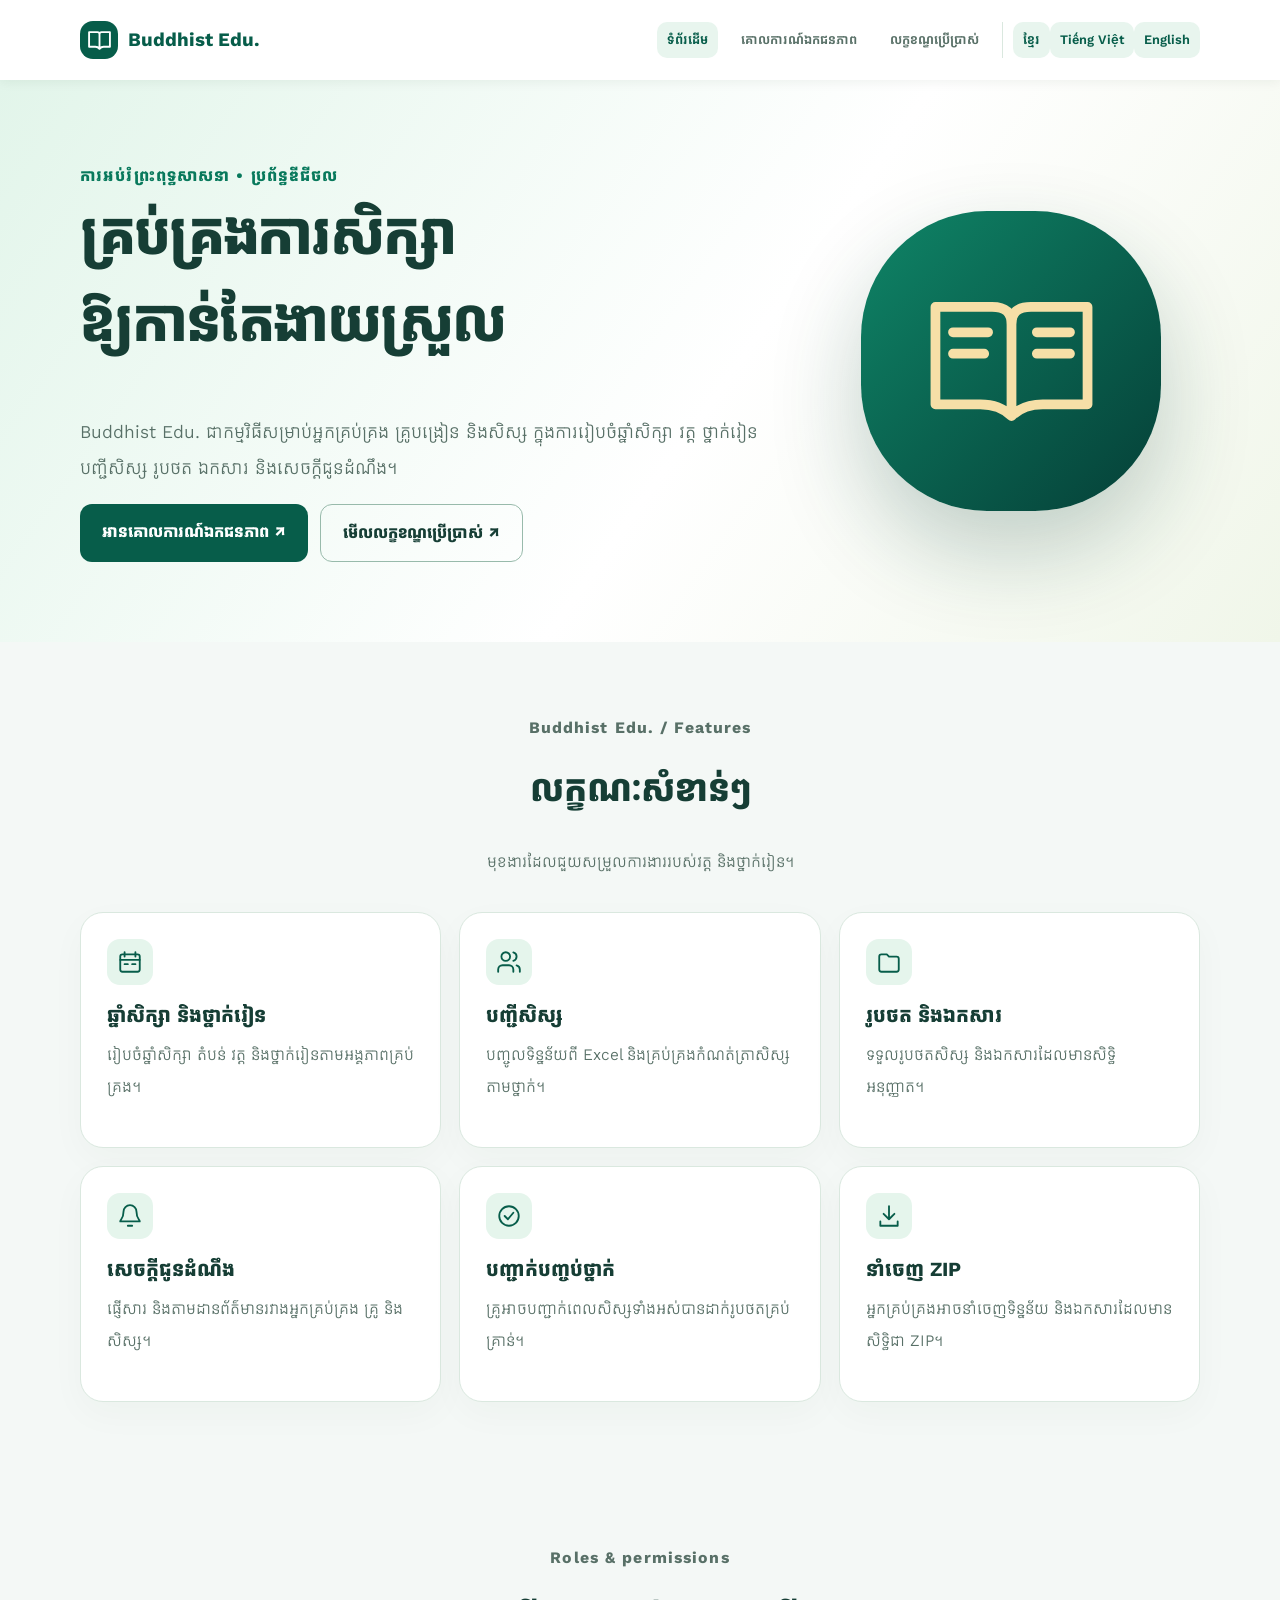
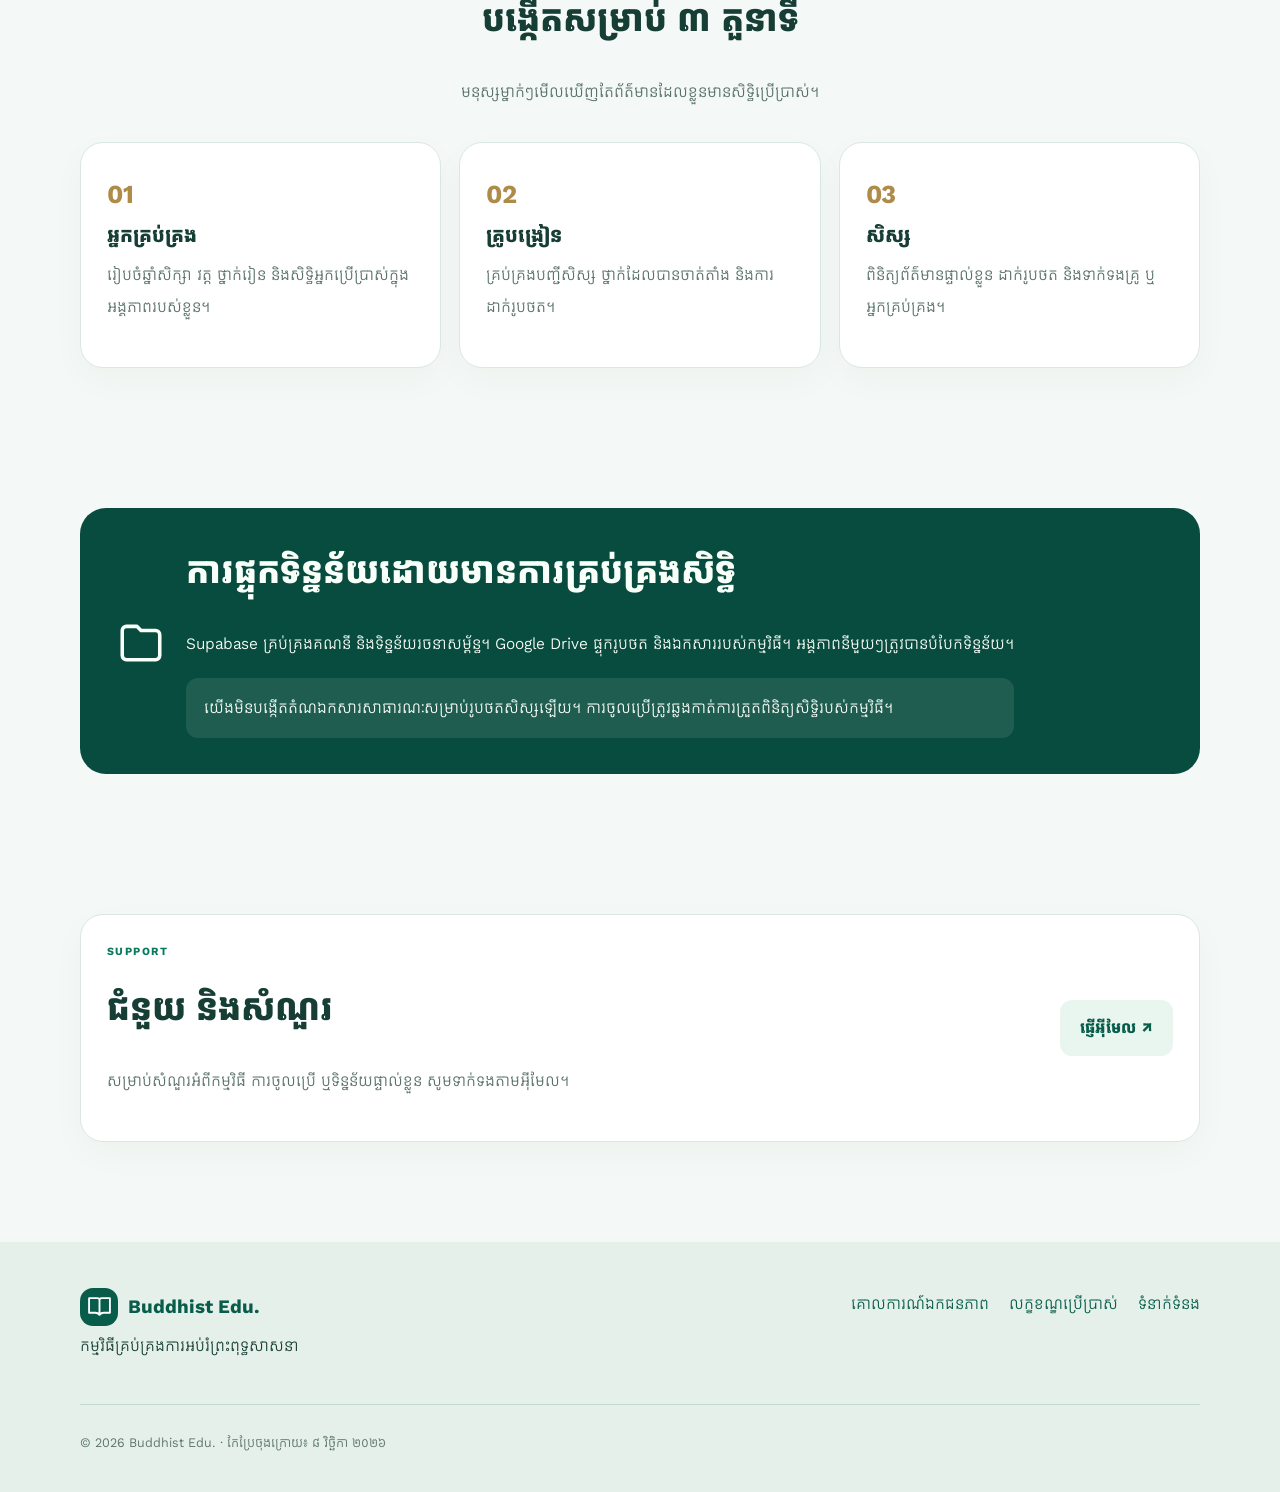
<file: buddhist-edu/index.html>
<!doctype html>
<html lang="km">
<head>
  <meta charset="utf-8">
  <meta name="viewport" content="width=device-width, initial-scale=1">
  <meta name="description" content="Buddhist Edu. ជាកម្មវិធីសម្រាប់អ្នកគ្រប់គ្រង គ្រូបង្រៀន និងសិស្ស ក្នុងការរៀបចំឆ្នាំសិក្សា វត្ត ថ្នាក់រៀន បញ្ជីសិស្ស រូបថត ឯកសារ និងសេចក្តីជូនដំណឹង។">
  <meta name="theme-color" content="#0d5648">
  <meta name="referrer" content="strict-origin-when-cross-origin">
  <title>Buddhist Education Management · Buddhist Edu.</title>
  <link rel="icon" type="image/svg+xml" href="assets/favicon.svg">
  <link rel="stylesheet" href="assets/style.css">
</head>
<body lang="km">
  <a class="skip" href="#main">Skip to content</a>
  <header class="top"><div class="wrap top-row">
    <a class="brand" href="index.html"><span class="mark"><svg xmlns="http://www.w3.org/2000/svg" viewBox="0 0 24 24" fill="none" stroke="currentColor" stroke-width="1.8" stroke-linejoin="round" stroke-linecap="round" aria-hidden="true"><path d="M2 4h8a2 2 0 0 1 2 2v14a5 5 0 0 0-4-2H2zM22 4h-8a2 2 0 0 0-2 2v14a5 5 0 0 1 4-2h6z"/></svg></span> Buddhist Edu.</a>
    <nav class="nav" aria-label="Main navigation"><a href="index.html" class=active aria-current=page>ទំព័រដើម</a><a href="privacy.html" >គោលការណ៍ឯកជនភាព</a><a href="terms.html" >លក្ខខណ្ឌប្រើប្រាស់</a><span class="lang" aria-label="Language"><a href="index.html" lang="km" aria-current="true">ខ្មែរ</a><a href="vi/index.html" lang="vi" aria-current="false">Tiếng Việt</a><a href="en/index.html" lang="en" aria-current="false">English</a></span></nav>
  </div></header>
  <main id="main"><section class="hero"><div class="wrap"><div class="hero-wrap"><div class="hero-content"><div class="eyebrow">ការអប់រំព្រះពុទ្ធសាសនា • ប្រព័ន្ធឌីជីថល</div><h1><span>គ្រប់គ្រងការសិក្សា<br>ឱ្យកាន់តែងាយស្រួល</span></h1><p>Buddhist Edu. ជាកម្មវិធីសម្រាប់អ្នកគ្រប់គ្រង គ្រូបង្រៀន និងសិស្ស ក្នុងការរៀបចំឆ្នាំសិក្សា វត្ត ថ្នាក់រៀន បញ្ជីសិស្ស រូបថត ឯកសារ និងសេចក្តីជូនដំណឹង។</p><div class="cta"><a class="btn btn-primary" href="privacy.html">អានគោលការណ៍ឯកជនភាព ↗</a><a class="btn btn-secondary" href="terms.html">មើលលក្ខខណ្ឌប្រើប្រាស់ ↗</a></div></div><div class="hero-art"><div class="orb"><svg xmlns="http://www.w3.org/2000/svg" viewBox="0 0 100 100" fill="none" stroke="currentColor" stroke-width="5" stroke-linejoin="round" stroke-linecap="round"><path d="M11 22h29c7 0 10 3 10 9v47c-4-4-9-6-16-6H11zM89 22H60c-7 0-10 3-10 9v47c4-4 9-6 16-6h23z"/><path d="M20 35h18m-18 11h16m27-11h17m-17 11h17"/></svg></div></div></div></div></section>
  <section class="section"><div class="wrap"><div class="section-head"><p class="kicker">Buddhist Edu. / Features</p><h2>លក្ខណៈសំខាន់ៗ</h2><p>មុខងារដែលជួយសម្រួលការងាររបស់វត្ត និងថ្នាក់រៀន។</p></div><div class="feature-grid"><article class="feature"><div class="feature-icon"><svg xmlns="http://www.w3.org/2000/svg" viewBox="0 0 24 24" fill="none" stroke="currentColor" stroke-width="1.7" stroke-linecap="round" stroke-linejoin="round" aria-hidden="true"><rect x="3" y="5" width="18" height="16" rx="2"/><path d="M7 3v4M17 3v4M3 10h18M7 14h3M14 14h3"/></svg></div><h3>ឆ្នាំសិក្សា និងថ្នាក់រៀន</h3><p>រៀបចំឆ្នាំសិក្សា តំបន់ វត្ត និងថ្នាក់រៀនតាមអង្គភាពគ្រប់គ្រង។</p></article><article class="feature"><div class="feature-icon"><svg xmlns="http://www.w3.org/2000/svg" viewBox="0 0 24 24" fill="none" stroke="currentColor" stroke-width="1.7" stroke-linecap="round" stroke-linejoin="round" aria-hidden="true"><path d="M16 21v-2a4 4 0 0 0-4-4H6a4 4 0 0 0-4 4v2M9 11a4 4 0 1 0 0-8 4 4 0 0 0 0 8ZM22 21v-2a4 4 0 0 0-3-3.87M16 3.13a4 4 0 0 1 0 7.75"/></svg></div><h3>បញ្ជីសិស្ស</h3><p>បញ្ចូលទិន្នន័យពី Excel និងគ្រប់គ្រងកំណត់ត្រាសិស្សតាមថ្នាក់។</p></article><article class="feature"><div class="feature-icon"><svg xmlns="http://www.w3.org/2000/svg" viewBox="0 0 24 24" fill="none" stroke="currentColor" stroke-width="1.7" stroke-linecap="round" stroke-linejoin="round" aria-hidden="true"><path d="M3 7a2 2 0 0 1 2-2h5l2 2h7a2 2 0 0 1 2 2v10a2 2 0 0 1-2 2H5a2 2 0 0 1-2-2z"/></svg></div><h3>រូបថត និងឯកសារ</h3><p>ទទួលរូបថតសិស្ស និងឯកសារដែលមានសិទ្ធិអនុញ្ញាត។</p></article><article class="feature"><div class="feature-icon"><svg xmlns="http://www.w3.org/2000/svg" viewBox="0 0 24 24" fill="none" stroke="currentColor" stroke-width="1.7" stroke-linecap="round" stroke-linejoin="round" aria-hidden="true"><path d="M18 8a6 6 0 0 0-12 0c0 7-3 7-3 9h18c0-2-3-2-3-9M10 21h4"/></svg></div><h3>សេចក្តីជូនដំណឹង</h3><p>ផ្ញើសារ និងតាមដានព័ត៌មានរវាងអ្នកគ្រប់គ្រង គ្រូ និងសិស្ស។</p></article><article class="feature"><div class="feature-icon"><svg xmlns="http://www.w3.org/2000/svg" viewBox="0 0 24 24" fill="none" stroke="currentColor" stroke-width="1.7" stroke-linecap="round" stroke-linejoin="round" aria-hidden="true"><circle cx="12" cy="12" r="9"/><path d="m8 12 3 3 5-6"/></svg></div><h3>បញ្ជាក់បញ្ចប់ថ្នាក់</h3><p>គ្រូអាចបញ្ជាក់ពេលសិស្សទាំងអស់បានដាក់រូបថតគ្រប់គ្រាន់។</p></article><article class="feature"><div class="feature-icon"><svg xmlns="http://www.w3.org/2000/svg" viewBox="0 0 24 24" fill="none" stroke="currentColor" stroke-width="1.7" stroke-linecap="round" stroke-linejoin="round" aria-hidden="true"><path d="M12 3v12m-5-5 5 5 5-5M4 17v4h16v-4"/></svg></div><h3>នាំចេញ ZIP</h3><p>អ្នកគ្រប់គ្រងអាចនាំចេញទិន្នន័យ និងឯកសារដែលមានសិទ្ធិជា ZIP។</p></article></div></div></section>
  <section class="section"><div class="wrap"><div class="section-head"><p class="kicker">Roles & permissions</p><h2>បង្កើតសម្រាប់ ៣ តួនាទី</h2><p>មនុស្សម្នាក់ៗមើលឃើញតែព័ត៌មានដែលខ្លួនមានសិទ្ធិប្រើប្រាស់។</p></div><div class="roles"><article class="role"><div class="role-num">01</div><div><h3>អ្នកគ្រប់គ្រង</h3><p>រៀបចំឆ្នាំសិក្សា វត្ត ថ្នាក់រៀន និងសិទ្ធិអ្នកប្រើប្រាស់ក្នុងអង្គភាពរបស់ខ្លួន។</p></div></article><article class="role"><div class="role-num">02</div><div><h3>គ្រូបង្រៀន</h3><p>គ្រប់គ្រងបញ្ជីសិស្ស ថ្នាក់ដែលបានចាត់តាំង និងការដាក់រូបថត។</p></div></article><article class="role"><div class="role-num">03</div><div><h3>សិស្ស</h3><p>ពិនិត្យព័ត៌មានផ្ទាល់ខ្លួន ដាក់រូបថត និងទាក់ទងគ្រូ ឬអ្នកគ្រប់គ្រង។</p></div></article></div></div></section>
  <section class="section"><div class="wrap"><div class="privacy-band"><svg xmlns="http://www.w3.org/2000/svg" viewBox="0 0 24 24" fill="none" stroke="currentColor" stroke-width="1.7" stroke-linecap="round" stroke-linejoin="round" aria-hidden="true"><path d="M3 7a2 2 0 0 1 2-2h5l2 2h7a2 2 0 0 1 2 2v10a2 2 0 0 1-2 2H5a2 2 0 0 1-2-2z"/></svg><div><h2>ការផ្ទុកទិន្នន័យដោយមានការគ្រប់គ្រងសិទ្ធិ</h2><p>Supabase គ្រប់គ្រងគណនី និងទិន្នន័យរចនាសម្ព័ន្ធ។ Google Drive ផ្ទុករូបថត និងឯកសាររបស់កម្មវិធី។ អង្គភាពនីមួយៗត្រូវបានបំបែកទិន្នន័យ។</p><div class="note">យើងមិនបង្កើតតំណឯកសារសាធារណៈសម្រាប់រូបថតសិស្សឡើយ។ ការចូលប្រើត្រូវឆ្លងកាត់ការត្រួតពិនិត្យសិទ្ធិរបស់កម្មវិធី។</div></div></div></div></section>
  <section class="section"><div class="wrap"><div class="contact-panel"><div><p class="kicker" style="font-size:11px;font-weight:800;text-transform:uppercase;letter-spacing:.13em;color:var(--link)">Support</p><h2>ជំនួយ និងសំណួរ</h2><p>សម្រាប់សំណួរអំពីកម្មវិធី ការចូលប្រើ ឬទិន្នន័យផ្ទាល់ខ្លួន សូមទាក់ទងតាមអ៊ីមែល។</p></div><a class="contact-link" href="mailto:watompangsane84@gmail.com">ផ្ញើអ៊ីមែល ↗</a></div></div></section></main>
  <footer class="footer"><div class="wrap">
    <div class="footer-grid"><div><a class="brand" href="index.html"><span class="mark"><svg xmlns="http://www.w3.org/2000/svg" viewBox="0 0 24 24" fill="none" stroke="currentColor" stroke-width="1.8" stroke-linejoin="round" stroke-linecap="round" aria-hidden="true"><path d="M2 4h8a2 2 0 0 1 2 2v14a5 5 0 0 0-4-2H2zM22 4h-8a2 2 0 0 0-2 2v14a5 5 0 0 1 4-2h6z"/></svg></span>Buddhist Edu.</a><p>កម្មវិធីគ្រប់គ្រងការអប់រំព្រះពុទ្ធសាសនា</p></div>
    <nav aria-label="Footer links"><a href="privacy.html">គោលការណ៍ឯកជនភាព</a><a href="terms.html">លក្ខខណ្ឌប្រើប្រាស់</a><a href="mailto:watompangsane84@gmail.com">ទំនាក់ទំនង</a></nav></div>
    <p class="foot-lower">© 2026 Buddhist Edu. · កែប្រែចុងក្រោយ៖ ៨ វិច្ឆិកា ២០២៦</p>
  </div></footer>
</body></html>
</file>
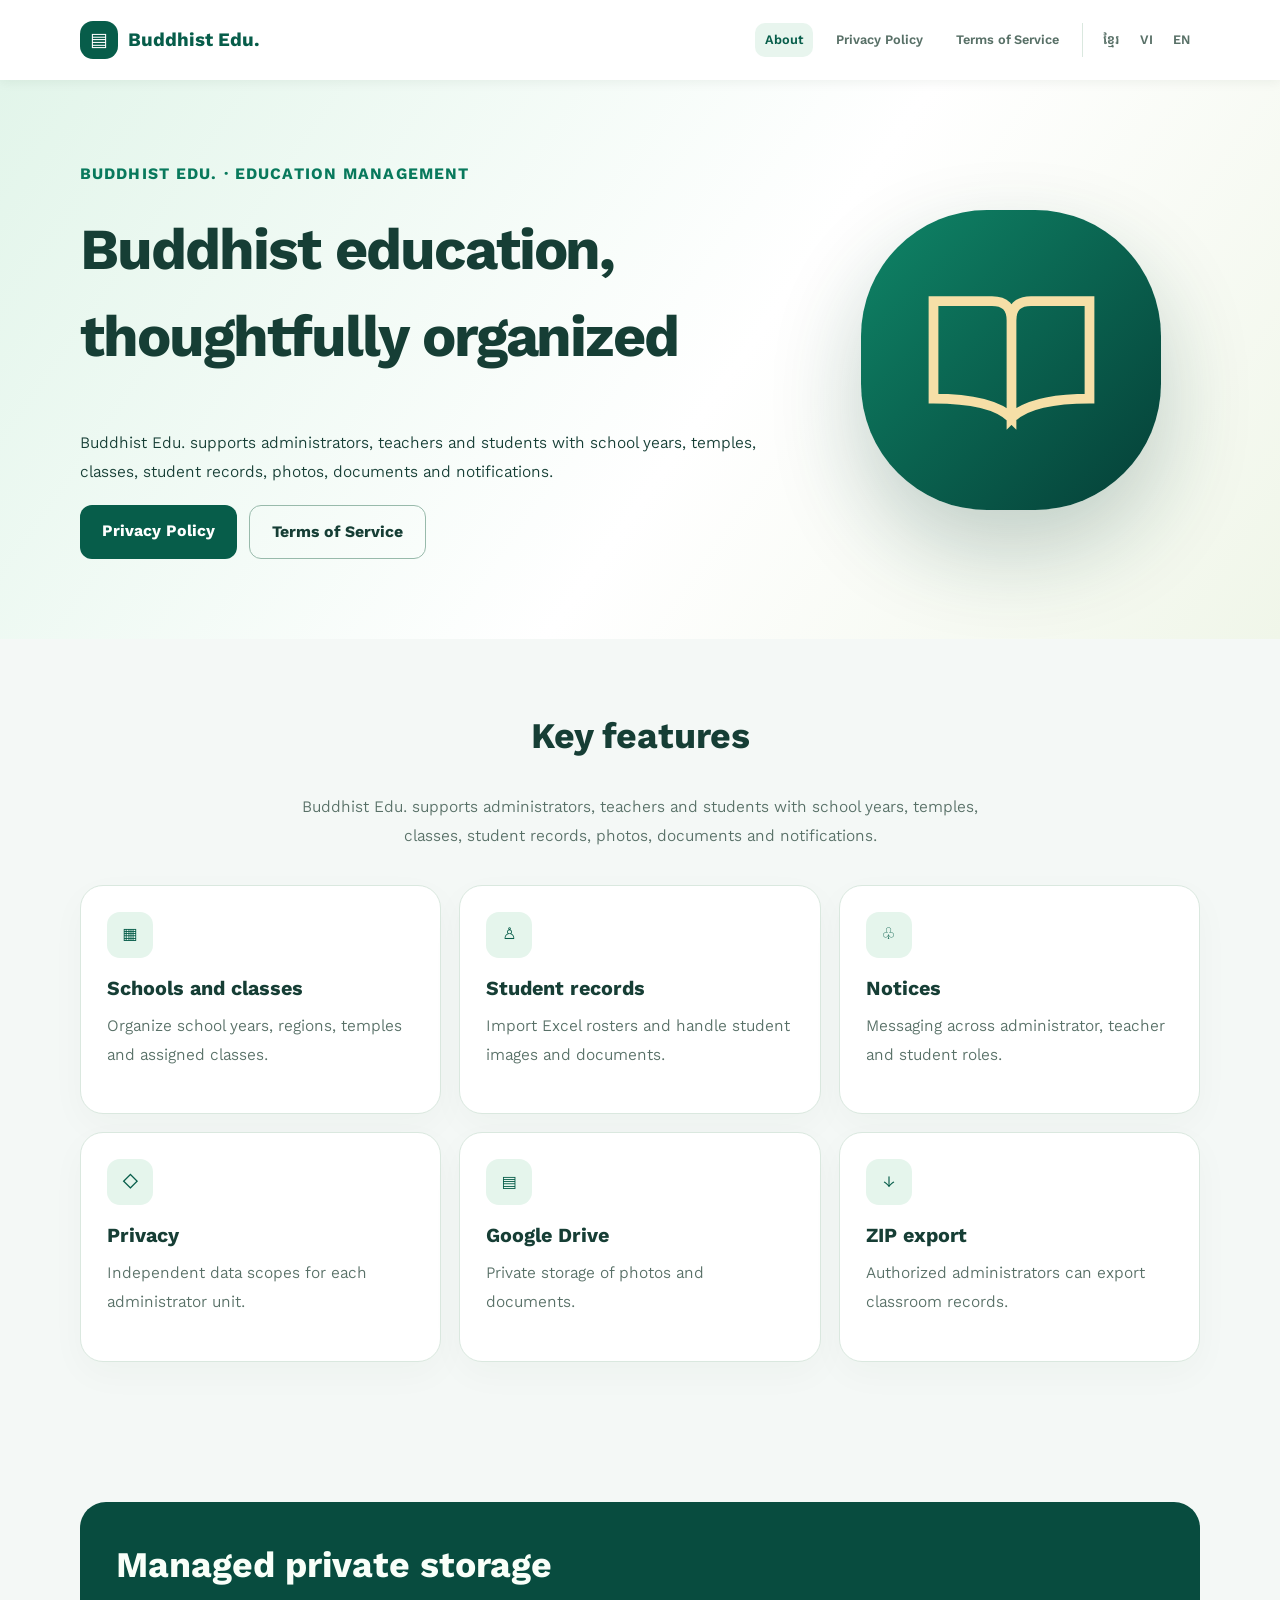
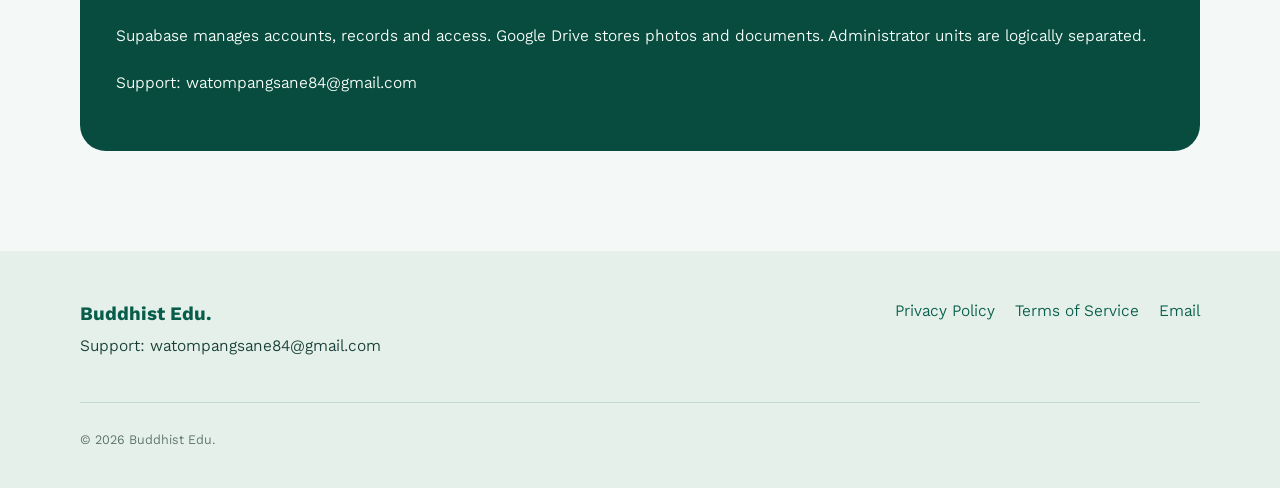
<file: buddhist-edu/en/index.html>
<!doctype html><html lang="en"><head><meta charset="utf-8"><meta name="viewport" content="width=device-width,initial-scale=1"><meta name="description" content="Buddhist Edu. — Buddhist education, thoughtfully organized"><meta name="theme-color" content="#075d4a"><title>Buddhist education, thoughtfully organized | Buddhist Edu.</title><link rel="icon" type="image/svg+xml" href="../assets/favicon.svg"><link rel="stylesheet" href="../assets/style.css"></head><body lang="en"><a class="skip" href="#main">Skip to content</a><header class="top"><div class="wrap top-row"><a class="brand" href="../en/index.html"><span class="mark">▤</span>Buddhist Edu.</a><nav class="nav" aria-label="Navigation"><a href="../en/index.html" aria-current="page">About</a><a href="../en/privacy.html" >Privacy Policy</a><a href="../en/terms.html" >Terms of Service</a><span class="lang"><a href="../index.html" lang="km">ខ្មែរ</a><a href="../vi/index.html" lang="vi">VI</a><a href="../en/index.html" lang="en">EN</a></span></nav></div></header><main id="main"><section class="hero"><div class="wrap hero-wrap"><div><p class="eyebrow">BUDDHIST EDU. · EDUCATION MANAGEMENT</p><h1>Buddhist education, thoughtfully organized</h1><p>Buddhist Edu. supports administrators, teachers and students with school years, temples, classes, student records, photos, documents and notifications.</p><div class="cta"><a class="btn btn-primary" href="../en/privacy.html">Privacy Policy</a><a class="btn btn-secondary" href="../en/terms.html">Terms of Service</a></div></div><div class="hero-art"><div class="orb"><svg xmlns="http://www.w3.org/2000/svg" viewBox="0 0 100 100" fill="none" stroke="currentColor" stroke-width="5"><path d="M10 20h30q10 0 10 10v50q-10-10-40-10zm80 0H60q-10 0-10 10v50q10-10 40-10z"/></svg></div></div></div></section><section class="section"><div class="wrap"><div class="section-head"><h2>Key features</h2><p>Buddhist Edu. supports administrators, teachers and students with school years, temples, classes, student records, photos, documents and notifications.</p></div><div class="feature-grid"><article class="feature"><div class="feature-icon">▦</div><h3>Schools and classes</h3><p>Organize school years, regions, temples and assigned classes.</p></article><article class="feature"><div class="feature-icon">♙</div><h3>Student records</h3><p>Import Excel rosters and handle student images and documents.</p></article><article class="feature"><div class="feature-icon">♧</div><h3>Notices</h3><p>Messaging across administrator, teacher and student roles.</p></article><article class="feature"><div class="feature-icon">◇</div><h3>Privacy</h3><p>Independent data scopes for each administrator unit.</p></article><article class="feature"><div class="feature-icon">▤</div><h3>Google Drive</h3><p>Private storage of photos and documents.</p></article><article class="feature"><div class="feature-icon">↓</div><h3>ZIP export</h3><p>Authorized administrators can export classroom records.</p></article></div></div></section><section class="section"><div class="wrap"><div class="privacy-band"><div><h2>Managed private storage</h2><p>Supabase manages accounts, records and access. Google Drive stores photos and documents. Administrator units are logically separated.</p><p>Support: watompangsane84@gmail.com</p></div></div></div></section></main><footer class="footer"><div class="wrap"><div class="footer-grid"><div><a class="brand" href="../en/index.html">Buddhist Edu.</a><p>Support: watompangsane84@gmail.com</p></div><nav><a href="../en/privacy.html">Privacy Policy</a><a href="../en/terms.html">Terms of Service</a><a href="mailto:watompangsane84@gmail.com">Email</a></nav></div><p class="foot-lower">© 2026 Buddhist Edu.</p></div></footer></body></html>
</file>
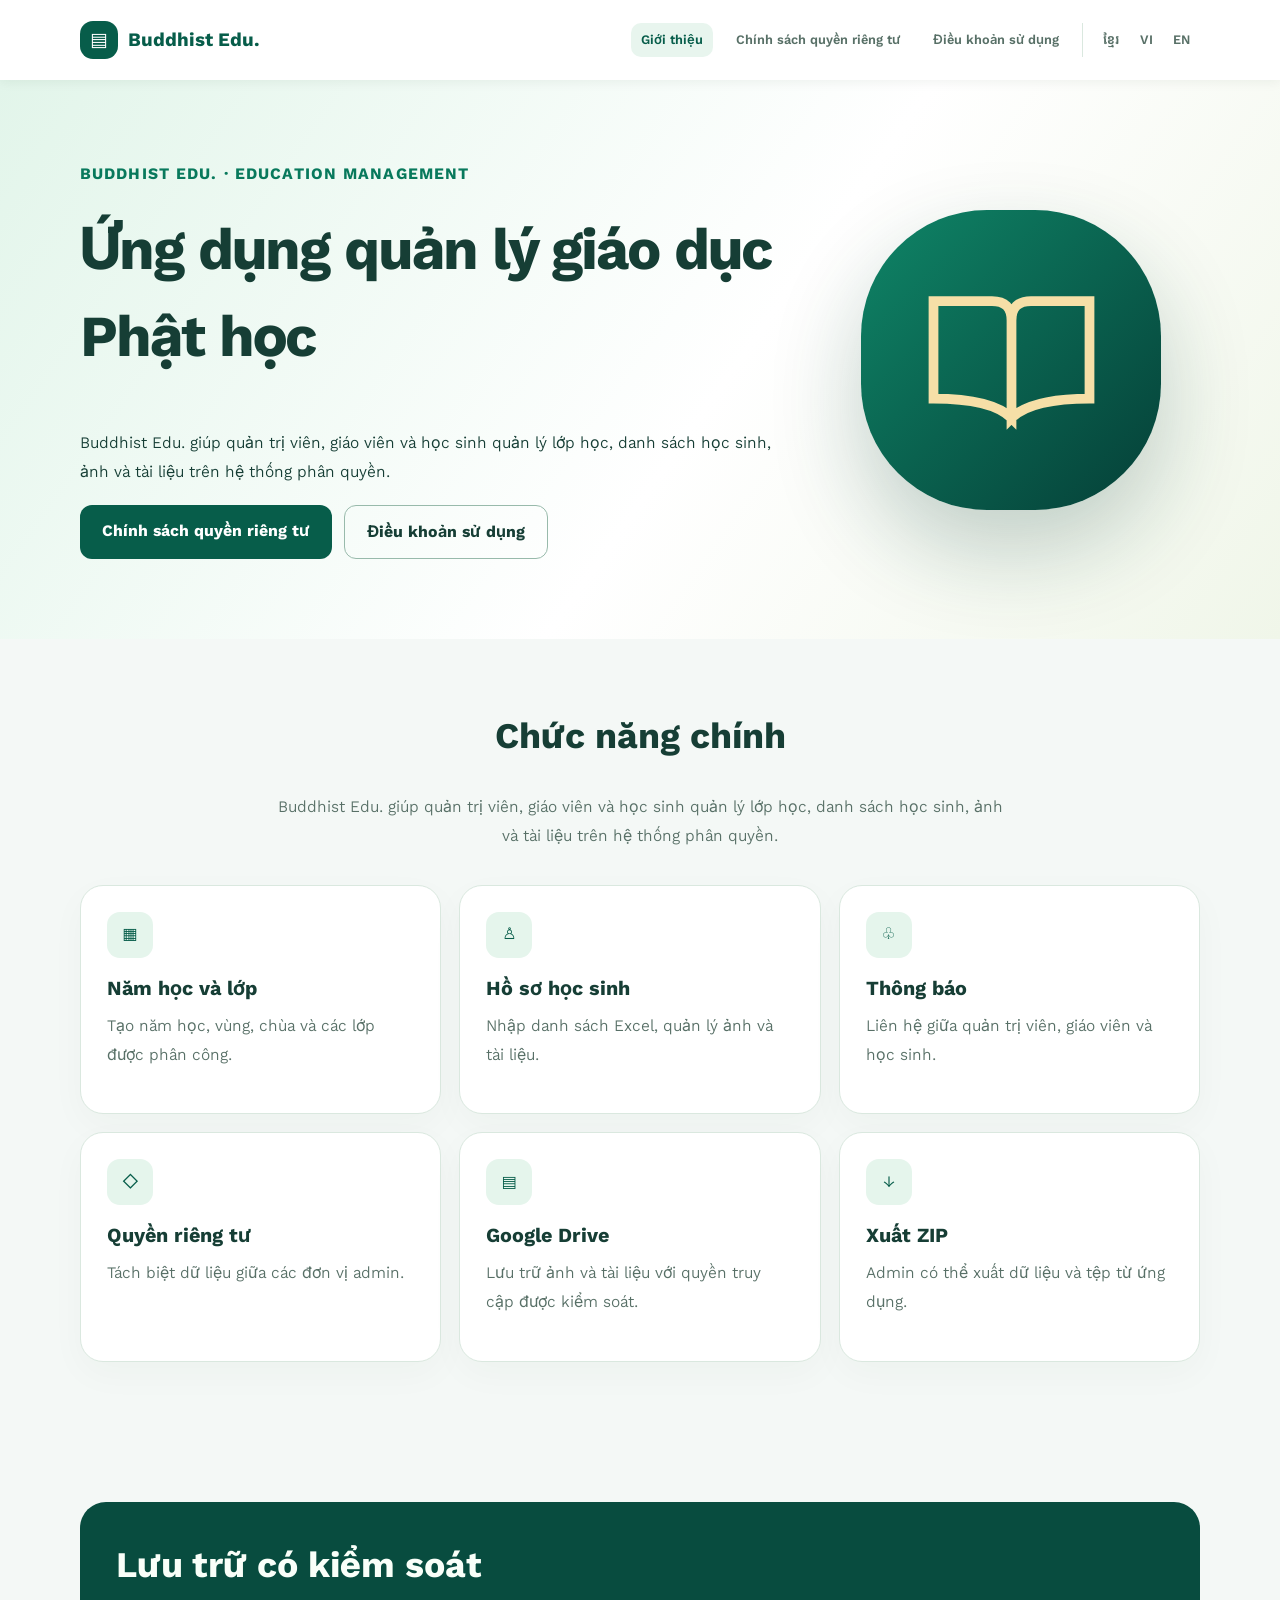
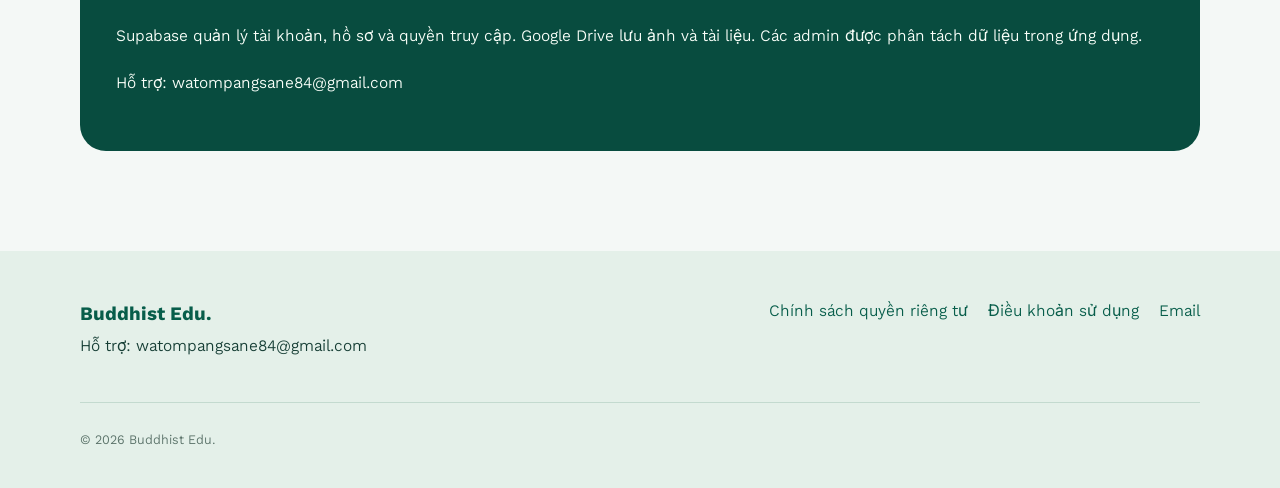
<file: buddhist-edu/vi/index.html>
<!doctype html><html lang="vi"><head><meta charset="utf-8"><meta name="viewport" content="width=device-width,initial-scale=1"><meta name="description" content="Buddhist Edu. — Ứng dụng quản lý giáo dục Phật học"><meta name="theme-color" content="#075d4a"><title>Ứng dụng quản lý giáo dục Phật học | Buddhist Edu.</title><link rel="icon" type="image/svg+xml" href="../assets/favicon.svg"><link rel="stylesheet" href="../assets/style.css"></head><body lang="vi"><a class="skip" href="#main">Skip to content</a><header class="top"><div class="wrap top-row"><a class="brand" href="../vi/index.html"><span class="mark">▤</span>Buddhist Edu.</a><nav class="nav" aria-label="Navigation"><a href="../vi/index.html" aria-current="page">Giới thiệu</a><a href="../vi/privacy.html" >Chính sách quyền riêng tư</a><a href="../vi/terms.html" >Điều khoản sử dụng</a><span class="lang"><a href="../index.html" lang="km">ខ្មែរ</a><a href="../vi/index.html" lang="vi">VI</a><a href="../en/index.html" lang="en">EN</a></span></nav></div></header><main id="main"><section class="hero"><div class="wrap hero-wrap"><div><p class="eyebrow">BUDDHIST EDU. · EDUCATION MANAGEMENT</p><h1>Ứng dụng quản lý giáo dục Phật học</h1><p>Buddhist Edu. giúp quản trị viên, giáo viên và học sinh quản lý lớp học, danh sách học sinh, ảnh và tài liệu trên hệ thống phân quyền.</p><div class="cta"><a class="btn btn-primary" href="../vi/privacy.html">Chính sách quyền riêng tư</a><a class="btn btn-secondary" href="../vi/terms.html">Điều khoản sử dụng</a></div></div><div class="hero-art"><div class="orb"><svg xmlns="http://www.w3.org/2000/svg" viewBox="0 0 100 100" fill="none" stroke="currentColor" stroke-width="5"><path d="M10 20h30q10 0 10 10v50q-10-10-40-10zm80 0H60q-10 0-10 10v50q10-10 40-10z"/></svg></div></div></div></section><section class="section"><div class="wrap"><div class="section-head"><h2>Chức năng chính</h2><p>Buddhist Edu. giúp quản trị viên, giáo viên và học sinh quản lý lớp học, danh sách học sinh, ảnh và tài liệu trên hệ thống phân quyền.</p></div><div class="feature-grid"><article class="feature"><div class="feature-icon">▦</div><h3>Năm học và lớp</h3><p>Tạo năm học, vùng, chùa và các lớp được phân công.</p></article><article class="feature"><div class="feature-icon">♙</div><h3>Hồ sơ học sinh</h3><p>Nhập danh sách Excel, quản lý ảnh và tài liệu.</p></article><article class="feature"><div class="feature-icon">♧</div><h3>Thông báo</h3><p>Liên hệ giữa quản trị viên, giáo viên và học sinh.</p></article><article class="feature"><div class="feature-icon">◇</div><h3>Quyền riêng tư</h3><p>Tách biệt dữ liệu giữa các đơn vị admin.</p></article><article class="feature"><div class="feature-icon">▤</div><h3>Google Drive</h3><p>Lưu trữ ảnh và tài liệu với quyền truy cập được kiểm soát.</p></article><article class="feature"><div class="feature-icon">↓</div><h3>Xuất ZIP</h3><p>Admin có thể xuất dữ liệu và tệp từ ứng dụng.</p></article></div></div></section><section class="section"><div class="wrap"><div class="privacy-band"><div><h2>Lưu trữ có kiểm soát</h2><p>Supabase quản lý tài khoản, hồ sơ và quyền truy cập. Google Drive lưu ảnh và tài liệu. Các admin được phân tách dữ liệu trong ứng dụng.</p><p>Hỗ trợ: watompangsane84@gmail.com</p></div></div></div></section></main><footer class="footer"><div class="wrap"><div class="footer-grid"><div><a class="brand" href="../vi/index.html">Buddhist Edu.</a><p>Hỗ trợ: watompangsane84@gmail.com</p></div><nav><a href="../vi/privacy.html">Chính sách quyền riêng tư</a><a href="../vi/terms.html">Điều khoản sử dụng</a><a href="mailto:watompangsane84@gmail.com">Email</a></nav></div><p class="foot-lower">© 2026 Buddhist Edu.</p></div></footer></body></html>
</file>
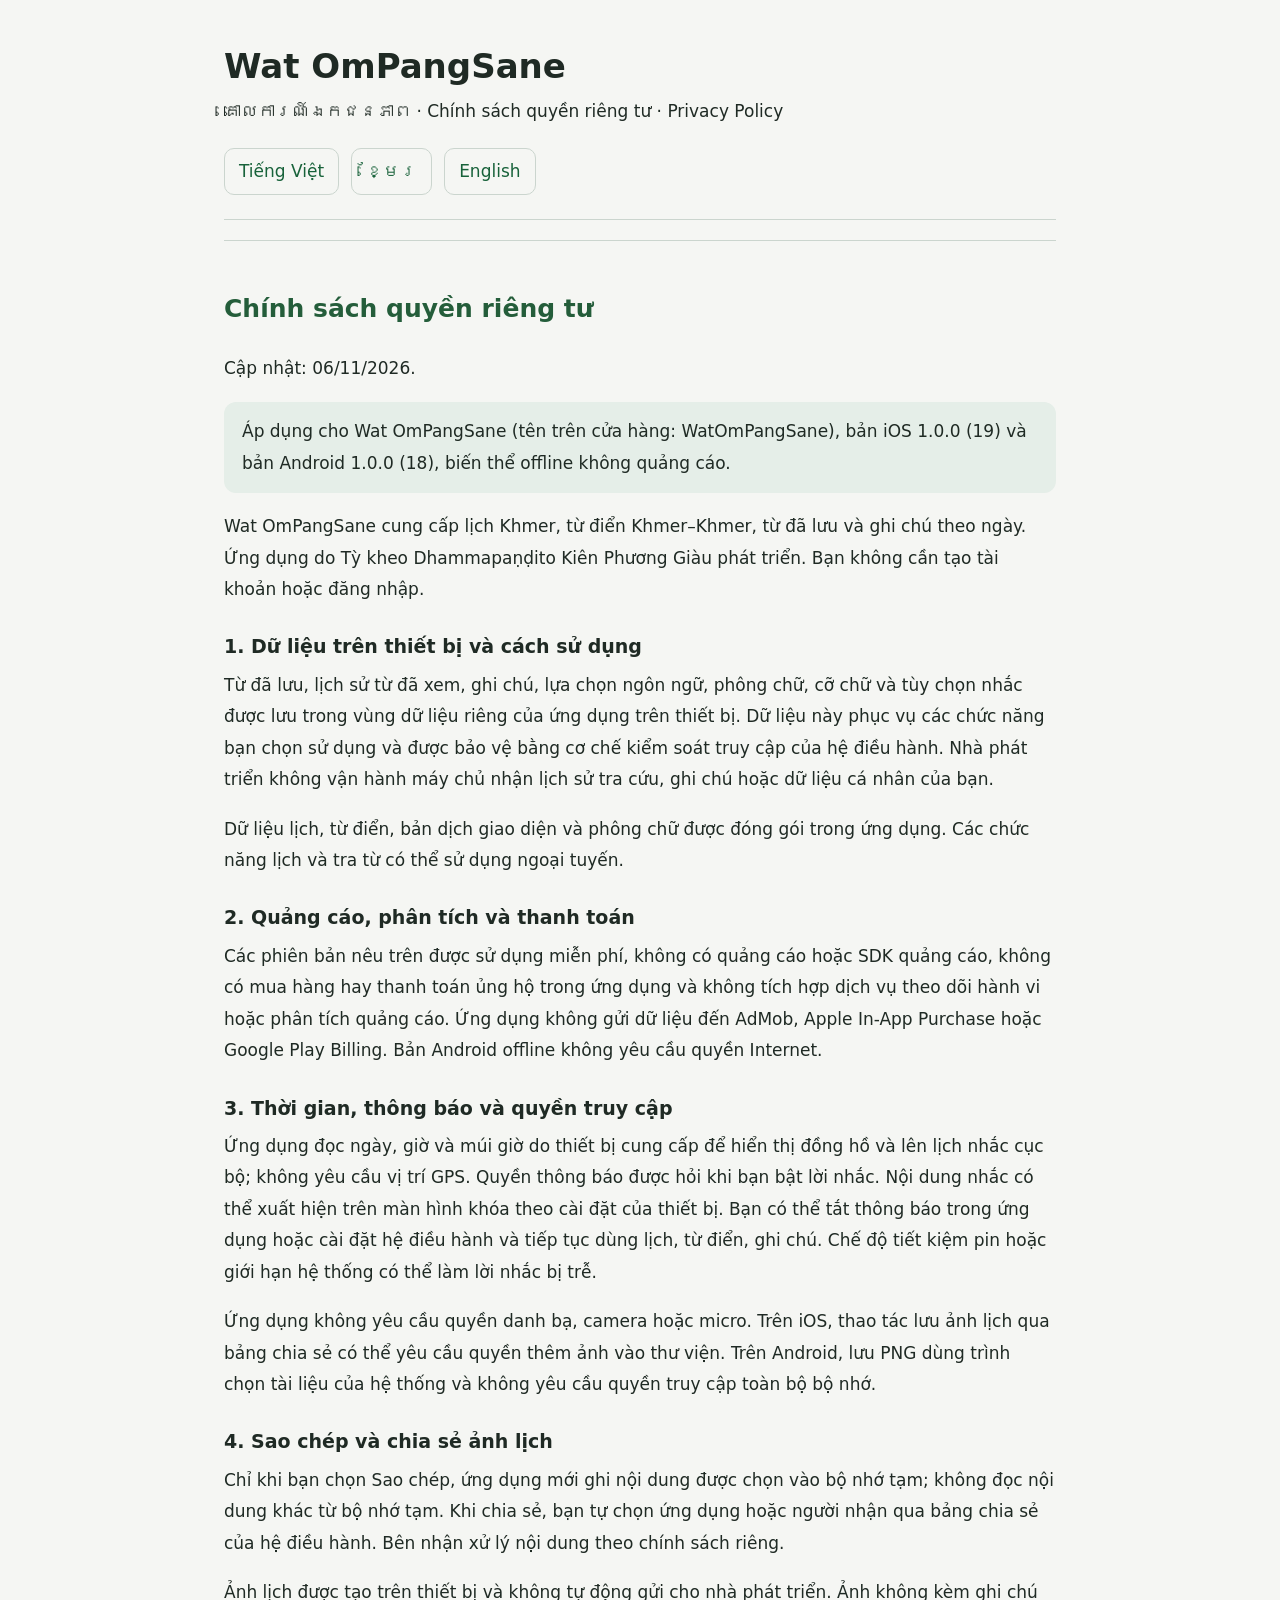
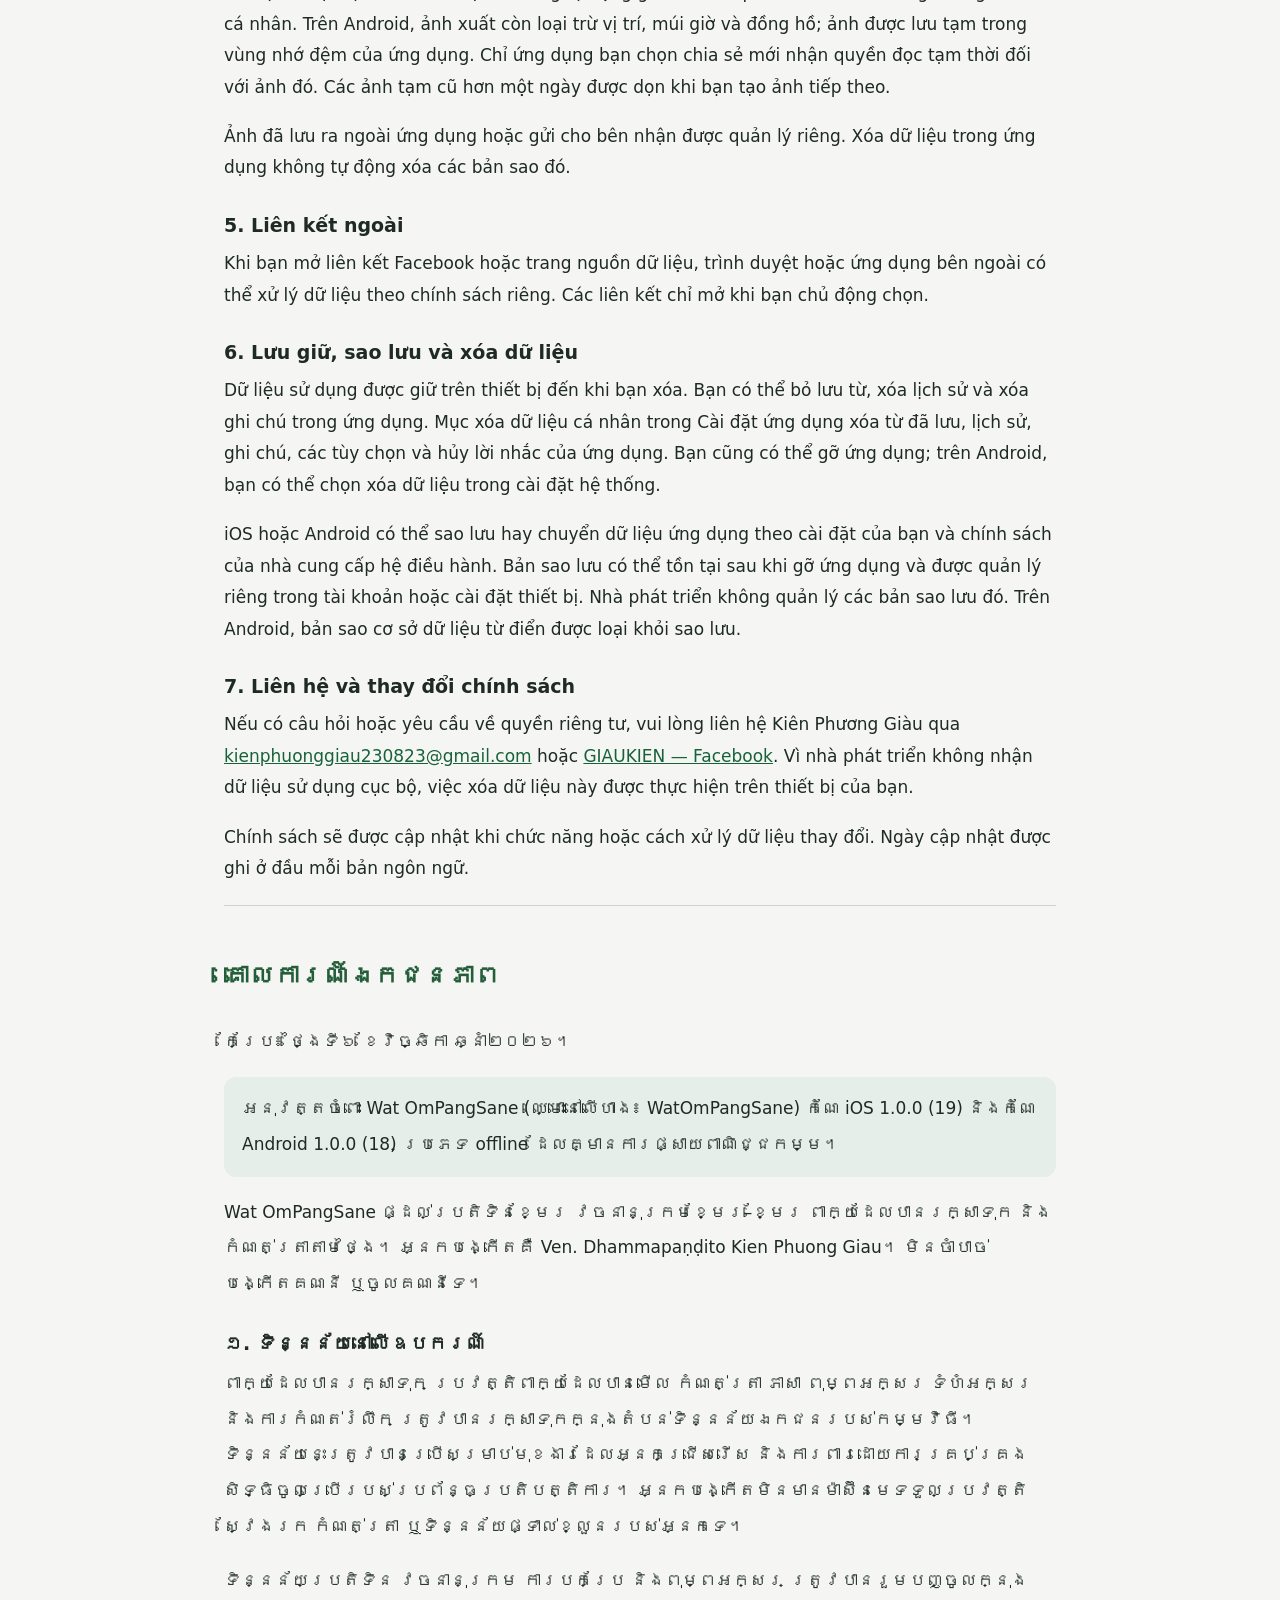
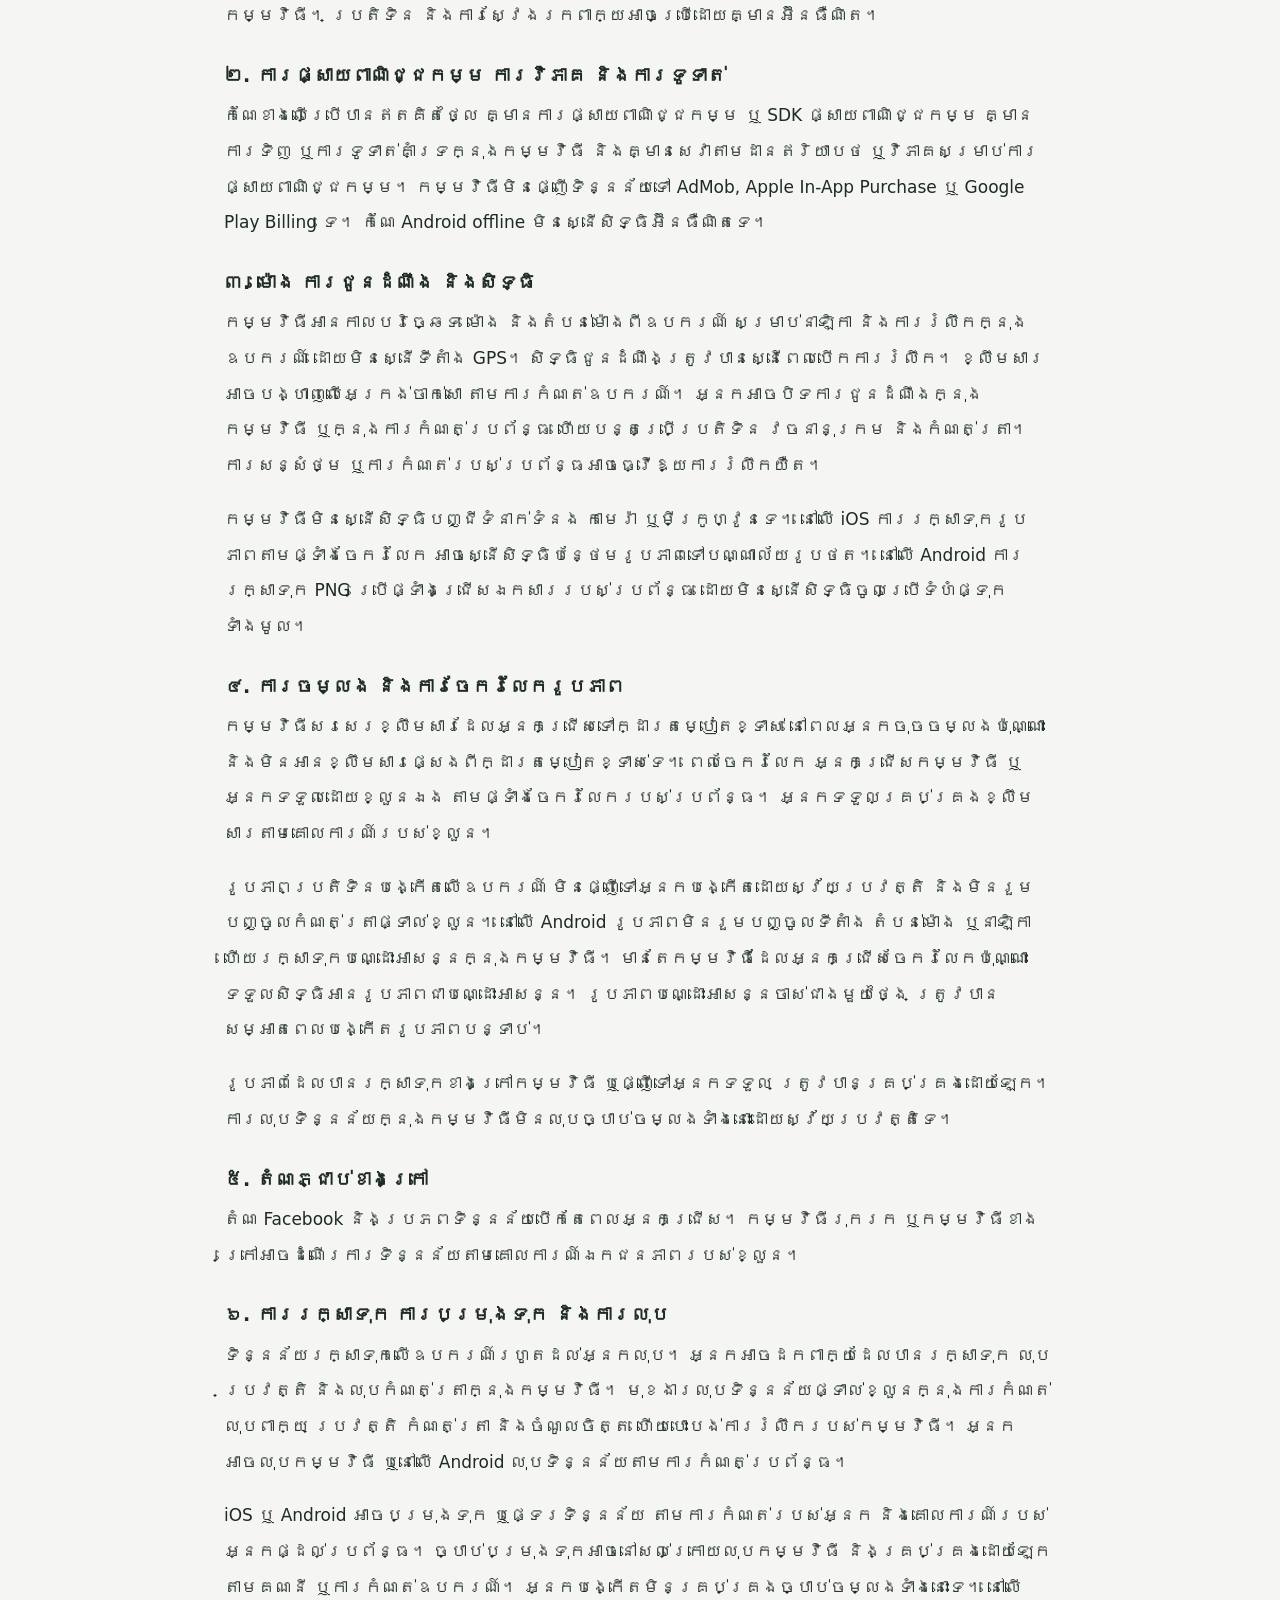
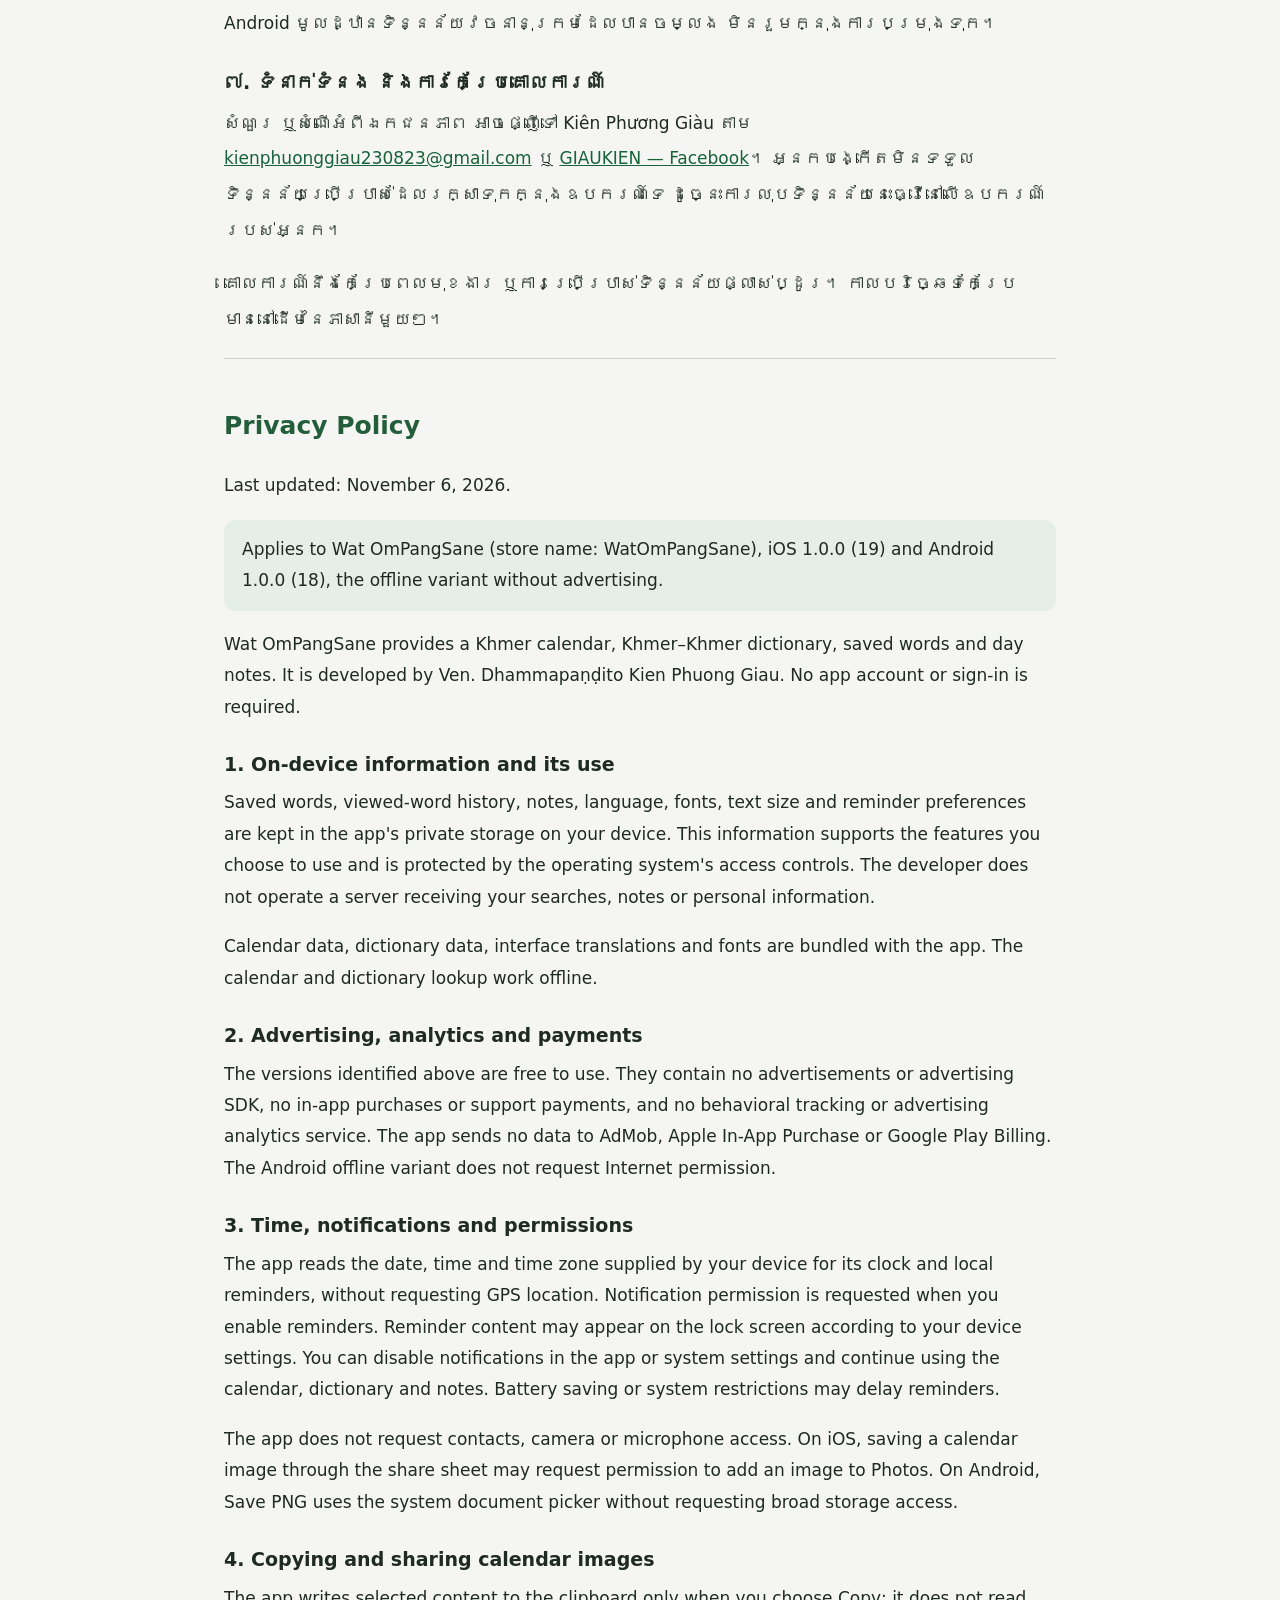
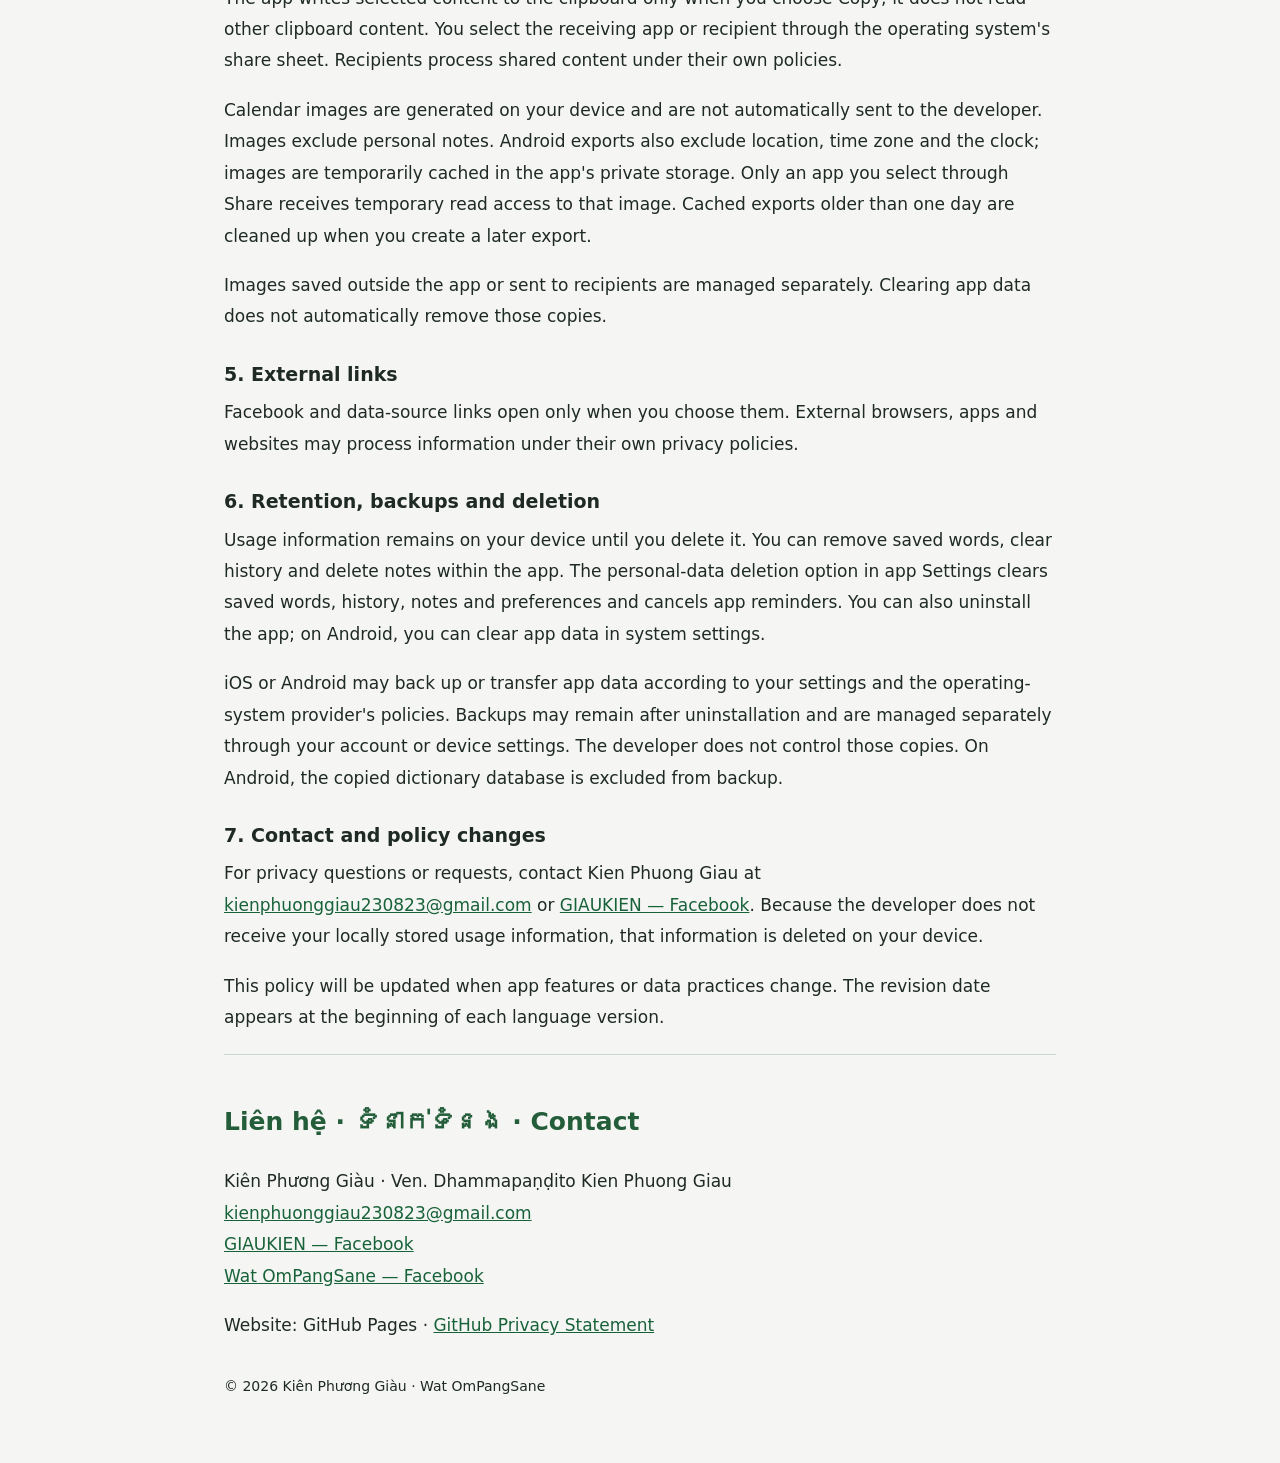
<file: privacy-policy (1).html>
<!doctype html>
<html lang="vi">
<head>
  <meta charset="utf-8">
  <meta name="viewport" content="width=device-width, initial-scale=1">
  <meta name="description" content="Chính sách quyền riêng tư của Wat OmPangSane cho iOS và Android — Privacy policy for the iOS and Android app.">
  <title>Wat OmPangSane — Chính sách quyền riêng tư · Privacy Policy</title>
  <style>
    :root { color-scheme: light dark; }
    * { box-sizing: border-box; }
    body { margin: 0; background: #f5f6f3; color: #1f2a24; font: 17px/1.85 system-ui, -apple-system, sans-serif; }
    main { max-width: 880px; margin: auto; padding: 36px 24px 64px; }
    header { padding-bottom: 24px; border-bottom: 1px solid #cbd5ce; }
    h1 { font-size: clamp(26px, 6vw, 34px); line-height: 1.3; margin: 8px 0; }
    h2 { font-size: 25px; color: #245d3a; }
    h3 { font-size: 19px; line-height: 1.6; margin: 26px 0 8px; }
    p { margin: 8px 0 18px; }
    a { color: #18623a; overflow-wrap: anywhere; }
    nav { display: flex; gap: 12px; flex-wrap: wrap; margin-top: 20px; }
    nav a { padding: 7px 14px; border: 1px solid #cbd5ce; border-radius: 10px; text-decoration: none; }
    section, aside { padding-top: 24px; margin-top: 20px; border-top: 1px solid #cbd5ce; }
    section:target { scroll-margin-top: 16px; }
    section[lang="km"] { line-height: 2.1; }
    .scope { padding: 14px 18px; background: #e5eee8; border-radius: 12px; }
    footer { font-size: 14px; margin-top: 32px; }
    @media (prefers-color-scheme: dark) {
      body { background: #17201b; color: #e4eae6; }
      h2, a { color: #90d7aa; }
      header, section, aside, nav a { border-color: #44584b; }
      .scope { background: #243a2f; }
    }
  </style>
</head>
<body>
<main>
  <header>
    <h1>Wat OmPangSane</h1>
    <p>គោលការណ៍ឯកជនភាព · Chính sách quyền riêng tư · Privacy Policy</p>
    <nav aria-label="Languages">
      <a href="#vietnamese" lang="vi">Tiếng Việt</a>
      <a href="#khmer" lang="km">ខ្មែរ</a>
      <a href="#english" lang="en">English</a>
    </nav>
  </header>

  <section id="vietnamese" lang="vi">
    <h2>Chính sách quyền riêng tư</h2>
    <p>Cập nhật: <time datetime="2026-11-06">06/11/2026</time>.</p>
    <p class="scope">Áp dụng cho Wat OmPangSane (tên trên cửa hàng: WatOmPangSane), bản iOS 1.0.0 (19) và bản Android 1.0.0 (18), biến thể offline không quảng cáo.</p>
    <p>Wat OmPangSane cung cấp lịch Khmer, từ điển Khmer–Khmer, từ đã lưu và ghi chú theo ngày. Ứng dụng do Tỳ kheo Dhammapaṇḍito Kiên Phương Giàu phát triển. Bạn không cần tạo tài khoản hoặc đăng nhập.</p>

    <h3>1. Dữ liệu trên thiết bị và cách sử dụng</h3>
    <p>Từ đã lưu, lịch sử từ đã xem, ghi chú, lựa chọn ngôn ngữ, phông chữ, cỡ chữ và tùy chọn nhắc được lưu trong vùng dữ liệu riêng của ứng dụng trên thiết bị. Dữ liệu này phục vụ các chức năng bạn chọn sử dụng và được bảo vệ bằng cơ chế kiểm soát truy cập của hệ điều hành. Nhà phát triển không vận hành máy chủ nhận lịch sử tra cứu, ghi chú hoặc dữ liệu cá nhân của bạn.</p>
    <p>Dữ liệu lịch, từ điển, bản dịch giao diện và phông chữ được đóng gói trong ứng dụng. Các chức năng lịch và tra từ có thể sử dụng ngoại tuyến.</p>

    <h3>2. Quảng cáo, phân tích và thanh toán</h3>
    <p>Các phiên bản nêu trên được sử dụng miễn phí, không có quảng cáo hoặc SDK quảng cáo, không có mua hàng hay thanh toán ủng hộ trong ứng dụng và không tích hợp dịch vụ theo dõi hành vi hoặc phân tích quảng cáo. Ứng dụng không gửi dữ liệu đến AdMob, Apple In-App Purchase hoặc Google Play Billing. Bản Android offline không yêu cầu quyền Internet.</p>

    <h3>3. Thời gian, thông báo và quyền truy cập</h3>
    <p>Ứng dụng đọc ngày, giờ và múi giờ do thiết bị cung cấp để hiển thị đồng hồ và lên lịch nhắc cục bộ; không yêu cầu vị trí GPS. Quyền thông báo được hỏi khi bạn bật lời nhắc. Nội dung nhắc có thể xuất hiện trên màn hình khóa theo cài đặt của thiết bị. Bạn có thể tắt thông báo trong ứng dụng hoặc cài đặt hệ điều hành và tiếp tục dùng lịch, từ điển, ghi chú. Chế độ tiết kiệm pin hoặc giới hạn hệ thống có thể làm lời nhắc bị trễ.</p>
    <p>Ứng dụng không yêu cầu quyền danh bạ, camera hoặc micro. Trên iOS, thao tác lưu ảnh lịch qua bảng chia sẻ có thể yêu cầu quyền thêm ảnh vào thư viện. Trên Android, lưu PNG dùng trình chọn tài liệu của hệ thống và không yêu cầu quyền truy cập toàn bộ bộ nhớ.</p>

    <h3>4. Sao chép và chia sẻ ảnh lịch</h3>
    <p>Chỉ khi bạn chọn Sao chép, ứng dụng mới ghi nội dung được chọn vào bộ nhớ tạm; không đọc nội dung khác từ bộ nhớ tạm. Khi chia sẻ, bạn tự chọn ứng dụng hoặc người nhận qua bảng chia sẻ của hệ điều hành. Bên nhận xử lý nội dung theo chính sách riêng.</p>
    <p>Ảnh lịch được tạo trên thiết bị và không tự động gửi cho nhà phát triển. Ảnh không kèm ghi chú cá nhân. Trên Android, ảnh xuất còn loại trừ vị trí, múi giờ và đồng hồ; ảnh được lưu tạm trong vùng nhớ đệm của ứng dụng. Chỉ ứng dụng bạn chọn chia sẻ mới nhận quyền đọc tạm thời đối với ảnh đó. Các ảnh tạm cũ hơn một ngày được dọn khi bạn tạo ảnh tiếp theo.</p>
    <p>Ảnh đã lưu ra ngoài ứng dụng hoặc gửi cho bên nhận được quản lý riêng. Xóa dữ liệu trong ứng dụng không tự động xóa các bản sao đó.</p>

    <h3>5. Liên kết ngoài</h3>
    <p>Khi bạn mở liên kết Facebook hoặc trang nguồn dữ liệu, trình duyệt hoặc ứng dụng bên ngoài có thể xử lý dữ liệu theo chính sách riêng. Các liên kết chỉ mở khi bạn chủ động chọn.</p>

    <h3>6. Lưu giữ, sao lưu và xóa dữ liệu</h3>
    <p>Dữ liệu sử dụng được giữ trên thiết bị đến khi bạn xóa. Bạn có thể bỏ lưu từ, xóa lịch sử và xóa ghi chú trong ứng dụng. Mục xóa dữ liệu cá nhân trong Cài đặt ứng dụng xóa từ đã lưu, lịch sử, ghi chú, các tùy chọn và hủy lời nhắc của ứng dụng. Bạn cũng có thể gỡ ứng dụng; trên Android, bạn có thể chọn xóa dữ liệu trong cài đặt hệ thống.</p>
    <p>iOS hoặc Android có thể sao lưu hay chuyển dữ liệu ứng dụng theo cài đặt của bạn và chính sách của nhà cung cấp hệ điều hành. Bản sao lưu có thể tồn tại sau khi gỡ ứng dụng và được quản lý riêng trong tài khoản hoặc cài đặt thiết bị. Nhà phát triển không quản lý các bản sao lưu đó. Trên Android, bản sao cơ sở dữ liệu từ điển được loại khỏi sao lưu.</p>

    <h3>7. Liên hệ và thay đổi chính sách</h3>
    <p>Nếu có câu hỏi hoặc yêu cầu về quyền riêng tư, vui lòng liên hệ Kiên Phương Giàu qua <a href="mailto:kienphuonggiau230823@gmail.com">kienphuonggiau230823@gmail.com</a> hoặc <a href="https://www.facebook.com/giaukienart230823/">GIAUKIEN — Facebook</a>. Vì nhà phát triển không nhận dữ liệu sử dụng cục bộ, việc xóa dữ liệu này được thực hiện trên thiết bị của bạn.</p>
    <p>Chính sách sẽ được cập nhật khi chức năng hoặc cách xử lý dữ liệu thay đổi. Ngày cập nhật được ghi ở đầu mỗi bản ngôn ngữ.</p>
  </section>

  <section id="khmer" lang="km">
    <h2>គោលការណ៍ឯកជនភាព</h2>
    <p>កែប្រែ៖ <time datetime="2026-11-06">ថ្ងៃទី៦ ខែវិច្ឆិកា ឆ្នាំ២០២៦</time>។</p>
    <p class="scope">អនុវត្តចំពោះ Wat OmPangSane (ឈ្មោះនៅលើហាង៖ WatOmPangSane) កំណែ iOS 1.0.0 (19) និងកំណែ Android 1.0.0 (18) ប្រភេទ offline ដែលគ្មានការផ្សាយពាណិជ្ជកម្ម។</p>
    <p>Wat OmPangSane ផ្ដល់ប្រតិទិនខ្មែរ វចនានុក្រមខ្មែរ–ខ្មែរ ពាក្យដែលបានរក្សាទុក និងកំណត់ត្រាតាមថ្ងៃ។ អ្នកបង្កើតគឺ Ven. Dhammapaṇḍito Kien Phuong Giau។ មិនចាំបាច់បង្កើតគណនី ឬចូលគណនីទេ។</p>

    <h3>១. ទិន្នន័យនៅលើឧបករណ៍</h3>
    <p>ពាក្យដែលបានរក្សាទុក ប្រវត្តិពាក្យដែលបានមើល កំណត់ត្រា ភាសា ពុម្ពអក្សរ ទំហំអក្សរ និងការកំណត់រំលឹក ត្រូវបានរក្សាទុកក្នុងតំបន់ទិន្នន័យឯកជនរបស់កម្មវិធី។ ទិន្នន័យនេះត្រូវបានប្រើសម្រាប់មុខងារដែលអ្នកជ្រើសរើស និងការពារដោយការគ្រប់គ្រងសិទ្ធិចូលប្រើរបស់ប្រព័ន្ធប្រតិបត្តិការ។ អ្នកបង្កើតមិនមានម៉ាស៊ីនមេទទួលប្រវត្តិស្វែងរក កំណត់ត្រា ឬទិន្នន័យផ្ទាល់ខ្លួនរបស់អ្នកទេ។</p>
    <p>ទិន្នន័យប្រតិទិន វចនានុក្រម ការបកប្រែ និងពុម្ពអក្សរ ត្រូវបានរួមបញ្ចូលក្នុងកម្មវិធី។ ប្រតិទិន និងការស្វែងរកពាក្យអាចប្រើដោយគ្មានអ៊ីនធឺណិត។</p>

    <h3>២. ការផ្សាយពាណិជ្ជកម្ម ការវិភាគ និងការទូទាត់</h3>
    <p>កំណែខាងលើប្រើបានឥតគិតថ្លៃ គ្មានការផ្សាយពាណិជ្ជកម្ម ឬ SDK ផ្សាយពាណិជ្ជកម្ម គ្មានការទិញ ឬការទូទាត់គាំទ្រក្នុងកម្មវិធី និងគ្មានសេវាតាមដានឥរិយាបថ ឬវិភាគសម្រាប់ការផ្សាយពាណិជ្ជកម្ម។ កម្មវិធីមិនផ្ញើទិន្នន័យទៅ AdMob, Apple In-App Purchase ឬ Google Play Billing ទេ។ កំណែ Android offline មិនស្នើសិទ្ធិអ៊ីនធឺណិតទេ។</p>

    <h3>៣. ម៉ោង ការជូនដំណឹង និងសិទ្ធិ</h3>
    <p>កម្មវិធីអានកាលបរិច្ឆេទ ម៉ោង និងតំបន់ម៉ោងពីឧបករណ៍ សម្រាប់នាឡិកា និងការរំលឹកក្នុងឧបករណ៍ ដោយមិនស្នើទីតាំង GPS។ សិទ្ធិជូនដំណឹងត្រូវបានស្នើពេលបើកការរំលឹក។ ខ្លឹមសារអាចបង្ហាញលើអេក្រង់ចាក់សោ តាមការកំណត់ឧបករណ៍។ អ្នកអាចបិទការជូនដំណឹងក្នុងកម្មវិធី ឬក្នុងការកំណត់ប្រព័ន្ធ ហើយបន្តប្រើប្រតិទិន វចនានុក្រម និងកំណត់ត្រា។ ការសន្សំថ្ម ឬការកំណត់របស់ប្រព័ន្ធអាចធ្វើឱ្យការរំលឹកយឺត។</p>
    <p>កម្មវិធីមិនស្នើសិទ្ធិបញ្ជីទំនាក់ទំនង កាមេរ៉ា ឬមីក្រូហ្វូនទេ។ នៅលើ iOS ការរក្សាទុករូបភាពតាមផ្ទាំងចែករំលែក អាចស្នើសិទ្ធិបន្ថែមរូបភាពទៅបណ្ណាល័យរូបថត។ នៅលើ Android ការរក្សាទុក PNG ប្រើផ្ទាំងជ្រើសឯកសាររបស់ប្រព័ន្ធ ដោយមិនស្នើសិទ្ធិចូលប្រើទំហំផ្ទុកទាំងមូល។</p>

    <h3>៤. ការចម្លង និងការចែករំលែករូបភាព</h3>
    <p>កម្មវិធីសរសេរខ្លឹមសារដែលអ្នកជ្រើសទៅក្ដារតម្បៀតខ្ទាស់ នៅពេលអ្នកចុចចម្លងប៉ុណ្ណោះ និងមិនអានខ្លឹមសារផ្សេងពីក្ដារតម្បៀតខ្ទាស់ទេ។ ពេលចែករំលែក អ្នកជ្រើសកម្មវិធី ឬអ្នកទទួលដោយខ្លួនឯង តាមផ្ទាំងចែករំលែករបស់ប្រព័ន្ធ។ អ្នកទទួលគ្រប់គ្រងខ្លឹមសារតាមគោលការណ៍របស់ខ្លួន។</p>
    <p>រូបភាពប្រតិទិនបង្កើតលើឧបករណ៍ មិនផ្ញើទៅអ្នកបង្កើតដោយស្វ័យប្រវត្តិ និងមិនរួមបញ្ចូលកំណត់ត្រាផ្ទាល់ខ្លួន។ នៅលើ Android រូបភាពមិនរួមបញ្ចូលទីតាំង តំបន់ម៉ោង ឬនាឡិកា ហើយរក្សាទុកបណ្ដោះអាសន្នក្នុងកម្មវិធី។ មានតែកម្មវិធីដែលអ្នកជ្រើសចែករំលែកប៉ុណ្ណោះ ទទួលសិទ្ធិអានរូបភាពជាបណ្ដោះអាសន្ន។ រូបភាពបណ្ដោះអាសន្នចាស់ជាងមួយថ្ងៃ ត្រូវបានសម្អាតពេលបង្កើតរូបភាពបន្ទាប់។</p>
    <p>រូបភាពដែលបានរក្សាទុកខាងក្រៅកម្មវិធី ឬផ្ញើទៅអ្នកទទួល ត្រូវបានគ្រប់គ្រងដោយឡែក។ ការលុបទិន្នន័យក្នុងកម្មវិធីមិនលុបច្បាប់ចម្លងទាំងនោះដោយស្វ័យប្រវត្តិទេ។</p>

    <h3>៥. តំណភ្ជាប់ខាងក្រៅ</h3>
    <p>តំណ Facebook និងប្រភពទិន្នន័យបើកតែពេលអ្នកជ្រើស។ កម្មវិធីរុករក ឬកម្មវិធីខាងក្រៅអាចដំណើរការទិន្នន័យតាមគោលការណ៍ឯកជនភាពរបស់ខ្លួន។</p>

    <h3>៦. ការរក្សាទុក ការបម្រុងទុក និងការលុប</h3>
    <p>ទិន្នន័យរក្សាទុកលើឧបករណ៍រហូតដល់អ្នកលុប។ អ្នកអាចដកពាក្យដែលបានរក្សាទុក លុបប្រវត្តិ និងលុបកំណត់ត្រាក្នុងកម្មវិធី។ មុខងារលុបទិន្នន័យផ្ទាល់ខ្លួនក្នុងការកំណត់ លុបពាក្យ ប្រវត្តិ កំណត់ត្រា និងចំណូលចិត្ត ហើយបោះបង់ការរំលឹករបស់កម្មវិធី។ អ្នកអាចលុបកម្មវិធី ឬនៅលើ Android លុបទិន្នន័យតាមការកំណត់ប្រព័ន្ធ។</p>
    <p>iOS ឬ Android អាចបម្រុងទុក ឬផ្ទេរទិន្នន័យ តាមការកំណត់របស់អ្នក និងគោលការណ៍របស់អ្នកផ្ដល់ប្រព័ន្ធ។ ច្បាប់បម្រុងទុកអាចនៅសល់ក្រោយលុបកម្មវិធី និងគ្រប់គ្រងដោយឡែកតាមគណនី ឬការកំណត់ឧបករណ៍។ អ្នកបង្កើតមិនគ្រប់គ្រងច្បាប់ចម្លងទាំងនោះទេ។ នៅលើ Android មូលដ្ឋានទិន្នន័យវចនានុក្រមដែលបានចម្លង មិនរួមក្នុងការបម្រុងទុក។</p>

    <h3>៧. ទំនាក់ទំនង និងការកែប្រែគោលការណ៍</h3>
    <p>សំណួរ ឬសំណើអំពីឯកជនភាព អាចផ្ញើទៅ Kiên Phương Giàu តាម <a href="mailto:kienphuonggiau230823@gmail.com">kienphuonggiau230823@gmail.com</a> ឬ <a href="https://www.facebook.com/giaukienart230823/">GIAUKIEN — Facebook</a>។ អ្នកបង្កើតមិនទទួលទិន្នន័យប្រើប្រាស់ដែលរក្សាទុកក្នុងឧបករណ៍ទេ ដូច្នេះការលុបទិន្នន័យនេះធ្វើនៅលើឧបករណ៍របស់អ្នក។</p>
    <p>គោលការណ៍នឹងកែប្រែពេលមុខងារ ឬការប្រើប្រាស់ទិន្នន័យផ្លាស់ប្ដូរ។ កាលបរិច្ឆេទកែប្រែមាននៅដើមនៃភាសានីមួយៗ។</p>
  </section>

  <section id="english" lang="en">
    <h2>Privacy Policy</h2>
    <p>Last updated: <time datetime="2026-11-06">November 6, 2026</time>.</p>
    <p class="scope">Applies to Wat OmPangSane (store name: WatOmPangSane), iOS 1.0.0 (19) and Android 1.0.0 (18), the offline variant without advertising.</p>
    <p>Wat OmPangSane provides a Khmer calendar, Khmer–Khmer dictionary, saved words and day notes. It is developed by Ven. Dhammapaṇḍito Kien Phuong Giau. No app account or sign-in is required.</p>

    <h3>1. On-device information and its use</h3>
    <p>Saved words, viewed-word history, notes, language, fonts, text size and reminder preferences are kept in the app's private storage on your device. This information supports the features you choose to use and is protected by the operating system's access controls. The developer does not operate a server receiving your searches, notes or personal information.</p>
    <p>Calendar data, dictionary data, interface translations and fonts are bundled with the app. The calendar and dictionary lookup work offline.</p>

    <h3>2. Advertising, analytics and payments</h3>
    <p>The versions identified above are free to use. They contain no advertisements or advertising SDK, no in-app purchases or support payments, and no behavioral tracking or advertising analytics service. The app sends no data to AdMob, Apple In-App Purchase or Google Play Billing. The Android offline variant does not request Internet permission.</p>

    <h3>3. Time, notifications and permissions</h3>
    <p>The app reads the date, time and time zone supplied by your device for its clock and local reminders, without requesting GPS location. Notification permission is requested when you enable reminders. Reminder content may appear on the lock screen according to your device settings. You can disable notifications in the app or system settings and continue using the calendar, dictionary and notes. Battery saving or system restrictions may delay reminders.</p>
    <p>The app does not request contacts, camera or microphone access. On iOS, saving a calendar image through the share sheet may request permission to add an image to Photos. On Android, Save PNG uses the system document picker without requesting broad storage access.</p>

    <h3>4. Copying and sharing calendar images</h3>
    <p>The app writes selected content to the clipboard only when you choose Copy; it does not read other clipboard content. You select the receiving app or recipient through the operating system's share sheet. Recipients process shared content under their own policies.</p>
    <p>Calendar images are generated on your device and are not automatically sent to the developer. Images exclude personal notes. Android exports also exclude location, time zone and the clock; images are temporarily cached in the app's private storage. Only an app you select through Share receives temporary read access to that image. Cached exports older than one day are cleaned up when you create a later export.</p>
    <p>Images saved outside the app or sent to recipients are managed separately. Clearing app data does not automatically remove those copies.</p>

    <h3>5. External links</h3>
    <p>Facebook and data-source links open only when you choose them. External browsers, apps and websites may process information under their own privacy policies.</p>

    <h3>6. Retention, backups and deletion</h3>
    <p>Usage information remains on your device until you delete it. You can remove saved words, clear history and delete notes within the app. The personal-data deletion option in app Settings clears saved words, history, notes and preferences and cancels app reminders. You can also uninstall the app; on Android, you can clear app data in system settings.</p>
    <p>iOS or Android may back up or transfer app data according to your settings and the operating-system provider's policies. Backups may remain after uninstallation and are managed separately through your account or device settings. The developer does not control those copies. On Android, the copied dictionary database is excluded from backup.</p>

    <h3>7. Contact and policy changes</h3>
    <p>For privacy questions or requests, contact Kien Phuong Giau at <a href="mailto:kienphuonggiau230823@gmail.com">kienphuonggiau230823@gmail.com</a> or <a href="https://www.facebook.com/giaukienart230823/">GIAUKIEN — Facebook</a>. Because the developer does not receive your locally stored usage information, that information is deleted on your device.</p>
    <p>This policy will be updated when app features or data practices change. The revision date appears at the beginning of each language version.</p>
  </section>

  <aside aria-label="Contact and website hosting">
    <h2>Liên hệ · ទំនាក់ទំនង · Contact</h2>
    <p>Kiên Phương Giàu · Ven. Dhammapaṇḍito Kien Phuong Giau<br>
      <a href="mailto:kienphuonggiau230823@gmail.com">kienphuonggiau230823@gmail.com</a><br>
      <a href="https://www.facebook.com/giaukienart230823/">GIAUKIEN — Facebook</a><br>
      <a href="https://www.facebook.com/watompangsane/">Wat OmPangSane — Facebook</a>
    </p>
    <p>Website: GitHub Pages · <a href="https://docs.github.com/en/site-policy/privacy-policies/github-general-privacy-statement">GitHub Privacy Statement</a></p>
  </aside>
  <footer>© 2026 Kiên Phương Giàu · Wat OmPangSane</footer>
</main>
</body>
</html>
</file>
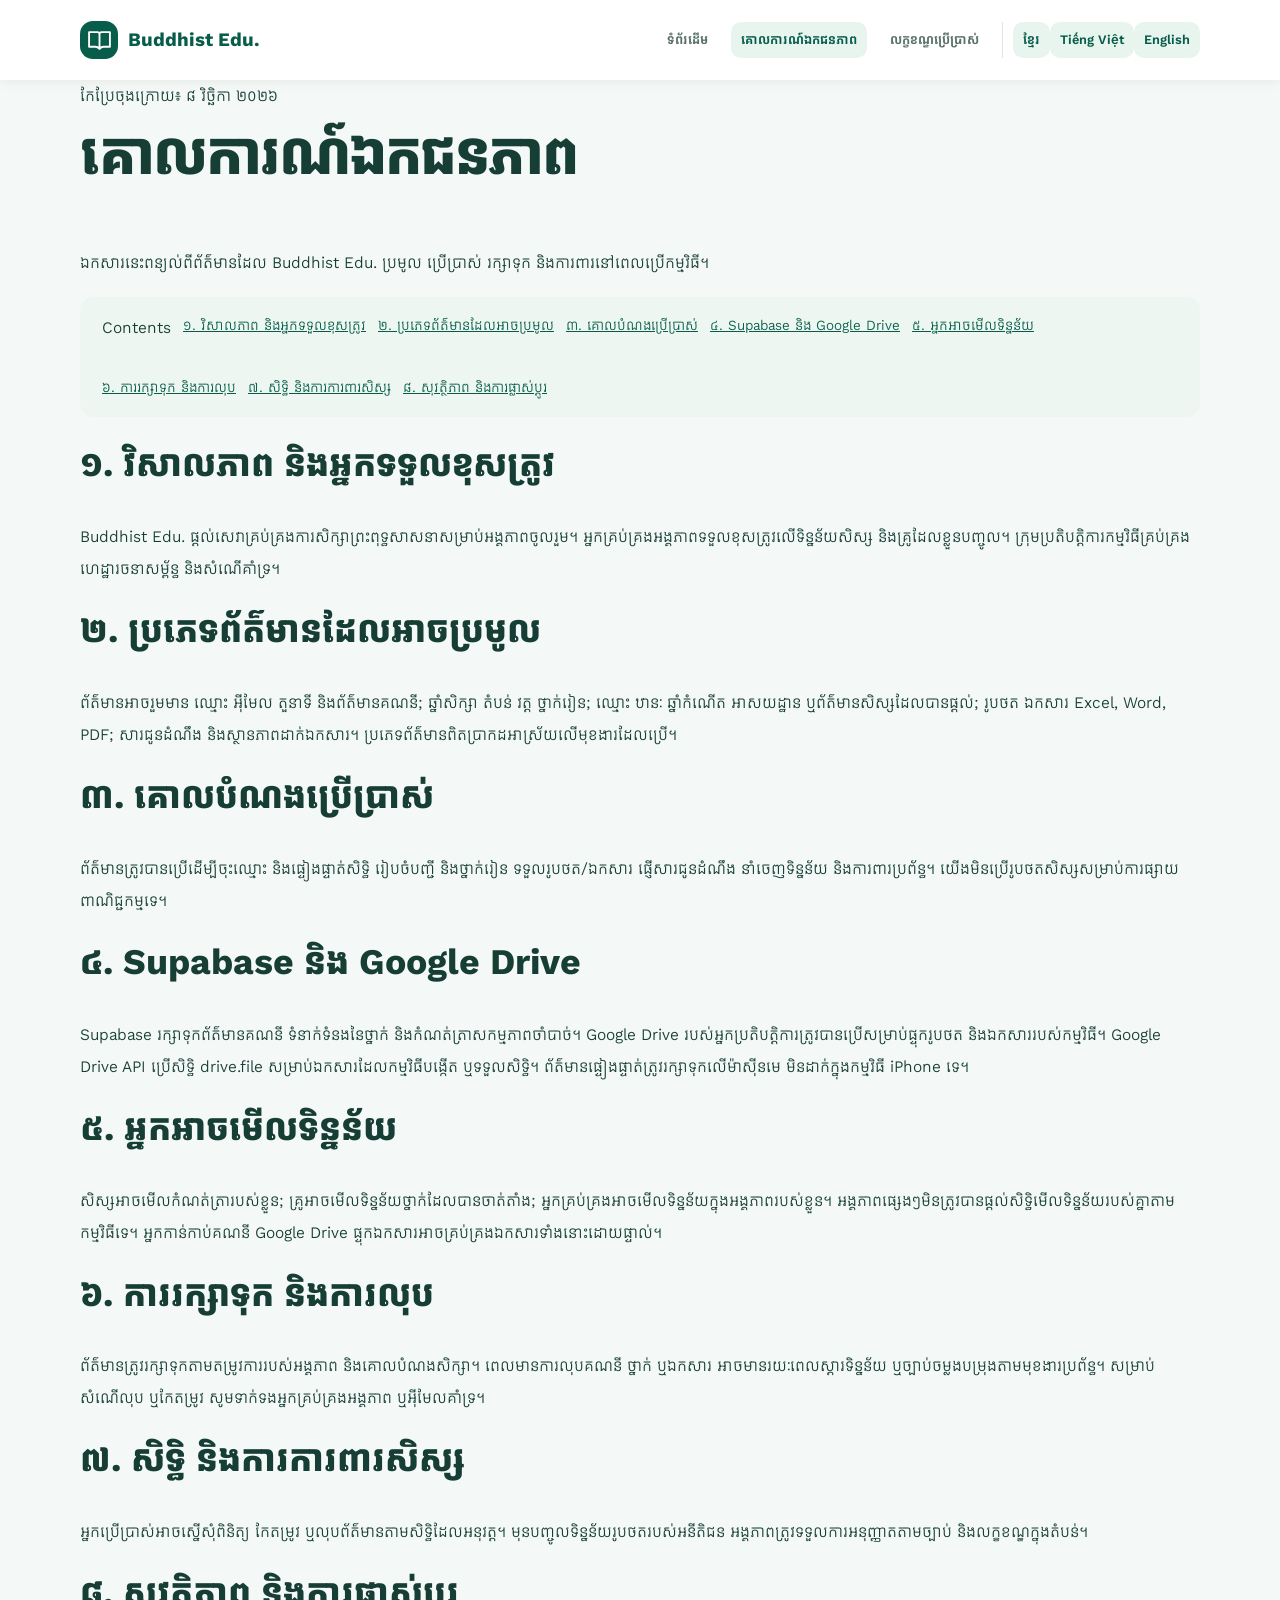
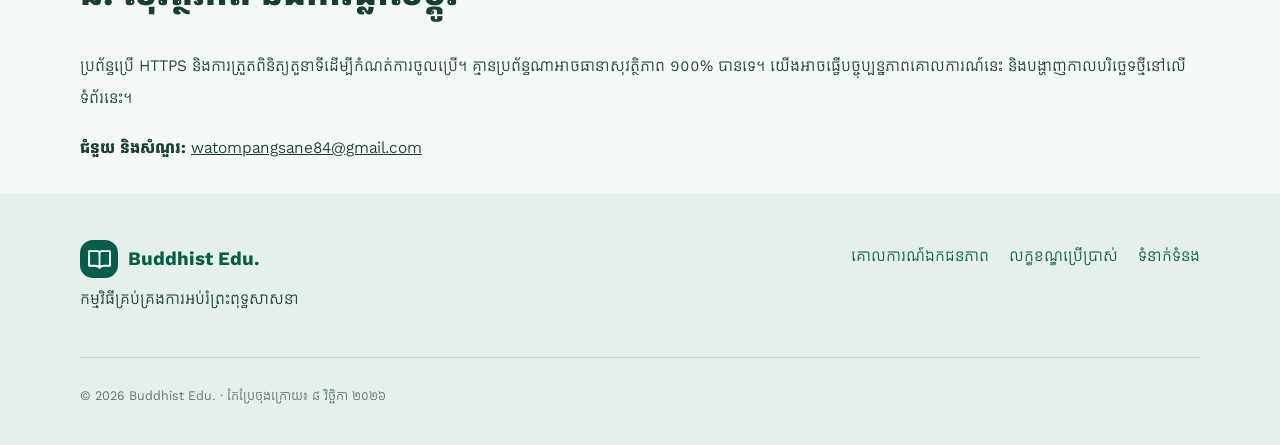
<file: buddhist-edu/privacy.html>
<!doctype html>
<html lang="km">
<head>
  <meta charset="utf-8">
  <meta name="viewport" content="width=device-width, initial-scale=1">
  <meta name="description" content="ឯកសារនេះពន្យល់ពីព័ត៌មានដែល Buddhist Edu. ប្រមូល ប្រើប្រាស់ រក្សាទុក និងការពារនៅពេលប្រើកម្មវិធី។">
  <meta name="theme-color" content="#0d5648">
  <meta name="referrer" content="strict-origin-when-cross-origin">
  <title>គោលការណ៍ឯកជនភាព · Buddhist Edu.</title>
  <link rel="icon" type="image/svg+xml" href="assets/favicon.svg">
  <link rel="stylesheet" href="assets/style.css">
</head>
<body lang="km">
  <a class="skip" href="#main">Skip to content</a>
  <header class="top"><div class="wrap top-row">
    <a class="brand" href="index.html"><span class="mark"><svg xmlns="http://www.w3.org/2000/svg" viewBox="0 0 24 24" fill="none" stroke="currentColor" stroke-width="1.8" stroke-linejoin="round" stroke-linecap="round" aria-hidden="true"><path d="M2 4h8a2 2 0 0 1 2 2v14a5 5 0 0 0-4-2H2zM22 4h-8a2 2 0 0 0-2 2v14a5 5 0 0 1 4-2h6z"/></svg></span> Buddhist Edu.</a>
    <nav class="nav" aria-label="Main navigation"><a href="index.html" >ទំព័រដើម</a><a href="privacy.html" class=active aria-current=page>គោលការណ៍ឯកជនភាព</a><a href="terms.html" >លក្ខខណ្ឌប្រើប្រាស់</a><span class="lang" aria-label="Language"><a href="privacy.html" lang="km" aria-current="true">ខ្មែរ</a><a href="vi/privacy.html" lang="vi" aria-current="false">Tiếng Việt</a><a href="en/privacy.html" lang="en" aria-current="false">English</a></span></nav>
  </div></header>
  <main id="main"><div class="wrap"><section class="legal-hero"><div class="date">កែប្រែចុងក្រោយ៖ ៨ វិច្ឆិកា ២០២៦</div><h1>គោលការណ៍ឯកជនភាព</h1><p>ឯកសារនេះពន្យល់ពីព័ត៌មានដែល Buddhist Edu. ប្រមូល ប្រើប្រាស់ រក្សាទុក និងការពារនៅពេលប្រើកម្មវិធី។</p></section><div class="legal"><aside class="toc" aria-label="Sections"><p>Contents</p><a href="#section-1">១. វិសាលភាព និងអ្នកទទួលខុសត្រូវ</a><a href="#section-2">២. ប្រភេទព័ត៌មានដែលអាចប្រមូល</a><a href="#section-3">៣. គោលបំណងប្រើប្រាស់</a><a href="#section-4">៤. Supabase និង Google Drive</a><a href="#section-5">៥. អ្នកអាចមើលទិន្នន័យ</a><a href="#section-6">៦. ការរក្សាទុក និងការលុប</a><a href="#section-7">៧. សិទ្ធិ និងការការពារសិស្ស</a><a href="#section-8">៨. សុវត្ថិភាព និងការផ្លាស់ប្តូរ</a></aside><article class="legal-card"><section id="section-1"><h2>១. វិសាលភាព និងអ្នកទទួលខុសត្រូវ</h2><p>Buddhist Edu. ផ្ដល់សេវាគ្រប់គ្រងការសិក្សាព្រះពុទ្ធសាសនាសម្រាប់អង្គភាពចូលរួម។ អ្នកគ្រប់គ្រងអង្គភាពទទួលខុសត្រូវលើទិន្នន័យសិស្ស និងគ្រូដែលខ្លួនបញ្ចូល។ ក្រុមប្រតិបត្តិការកម្មវិធីគ្រប់គ្រងហេដ្ឋារចនាសម្ព័ន្ធ និងសំណើគាំទ្រ។</p></section><section id="section-2"><h2>២. ប្រភេទព័ត៌មានដែលអាចប្រមូល</h2><p>ព័ត៌មានអាចរួមមាន ឈ្មោះ អ៊ីមែល តួនាទី និងព័ត៌មានគណនី; ឆ្នាំសិក្សា តំបន់ វត្ត ថ្នាក់រៀន; ឈ្មោះ ឋានៈ ឆ្នាំកំណើត អាសយដ្ឋាន ឬព័ត៌មានសិស្សដែលបានផ្ដល់; រូបថត ឯកសារ Excel, Word, PDF; សារជូនដំណឹង និងស្ថានភាពដាក់ឯកសារ។ ប្រភេទព័ត៌មានពិតប្រាកដអាស្រ័យលើមុខងារដែលប្រើ។</p></section><section id="section-3"><h2>៣. គោលបំណងប្រើប្រាស់</h2><p>ព័ត៌មានត្រូវបានប្រើដើម្បីចុះឈ្មោះ និងផ្ទៀងផ្ទាត់សិទ្ធិ រៀបចំបញ្ជី និងថ្នាក់រៀន ទទួលរូបថត/ឯកសារ ផ្ញើសារជូនដំណឹង នាំចេញទិន្នន័យ និងការពារប្រព័ន្ធ។ យើងមិនប្រើរូបថតសិស្សសម្រាប់ការផ្សាយពាណិជ្ជកម្មទេ។</p></section><section id="section-4"><h2>៤. Supabase និង Google Drive</h2><p>Supabase រក្សាទុកព័ត៌មានគណនី ទំនាក់ទំនងនៃថ្នាក់ និងកំណត់ត្រាសកម្មភាពចាំបាច់។ Google Drive របស់អ្នកប្រតិបត្តិការត្រូវបានប្រើសម្រាប់ផ្ទុករូបថត និងឯកសាររបស់កម្មវិធី។ Google Drive API ប្រើសិទ្ធិ drive.file សម្រាប់ឯកសារដែលកម្មវិធីបង្កើត ឬទទួលសិទ្ធិ។ ព័ត៌មានផ្ទៀងផ្ទាត់ត្រូវរក្សាទុកលើម៉ាស៊ីនមេ មិនដាក់ក្នុងកម្មវិធី iPhone ទេ។</p></section><section id="section-5"><h2>៥. អ្នកអាចមើលទិន្នន័យ</h2><p>សិស្សអាចមើលកំណត់ត្រារបស់ខ្លួន; គ្រូអាចមើលទិន្នន័យថ្នាក់ដែលបានចាត់តាំង; អ្នកគ្រប់គ្រងអាចមើលទិន្នន័យក្នុងអង្គភាពរបស់ខ្លួន។ អង្គភាពផ្សេងៗមិនត្រូវបានផ្ដល់សិទ្ធិមើលទិន្នន័យរបស់គ្នាតាមកម្មវិធីទេ។ អ្នកកាន់កាប់គណនី Google Drive ផ្ទុកឯកសារអាចគ្រប់គ្រងឯកសារទាំងនោះដោយផ្ទាល់។</p></section><section id="section-6"><h2>៦. ការរក្សាទុក និងការលុប</h2><p>ព័ត៌មានត្រូវរក្សាទុកតាមតម្រូវការរបស់អង្គភាព និងគោលបំណងសិក្សា។ ពេលមានការលុបគណនី ថ្នាក់ ឬឯកសារ អាចមានរយៈពេលស្តារទិន្នន័យ ឬច្បាប់ចម្លងបម្រុងតាមមុខងារប្រព័ន្ធ។ សម្រាប់សំណើលុប ឬកែតម្រូវ សូមទាក់ទងអ្នកគ្រប់គ្រងអង្គភាព ឬអ៊ីមែលគាំទ្រ។</p></section><section id="section-7"><h2>៧. សិទ្ធិ និងការការពារសិស្ស</h2><p>អ្នកប្រើប្រាស់អាចស្នើសុំពិនិត្យ កែតម្រូវ ឬលុបព័ត៌មានតាមសិទ្ធិដែលអនុវត្ត។ មុនបញ្ចូលទិន្នន័យរូបថតរបស់អនីតិជន អង្គភាពត្រូវទទួលការអនុញ្ញាតតាមច្បាប់ និងលក្ខខណ្ឌក្នុងតំបន់។</p></section><section id="section-8"><h2>៨. សុវត្ថិភាព និងការផ្លាស់ប្តូរ</h2><p>ប្រព័ន្ធប្រើ HTTPS និងការត្រួតពិនិត្យតួនាទីដើម្បីកំណត់ការចូលប្រើ។ គ្មានប្រព័ន្ធណាអាចធានាសុវត្ថិភាព ១០០% បានទេ។ យើងអាចធ្វើបច្ចុប្បន្នភាពគោលការណ៍នេះ និងបង្ហាញកាលបរិច្ឆេទថ្មីនៅលើទំព័រនេះ។</p></section><div class="legal-contact"><strong>ជំនួយ និងសំណួរ:</strong> <a href="mailto:watompangsane84@gmail.com">watompangsane84@gmail.com</a></div></article></div></div></main>
  <footer class="footer"><div class="wrap">
    <div class="footer-grid"><div><a class="brand" href="index.html"><span class="mark"><svg xmlns="http://www.w3.org/2000/svg" viewBox="0 0 24 24" fill="none" stroke="currentColor" stroke-width="1.8" stroke-linejoin="round" stroke-linecap="round" aria-hidden="true"><path d="M2 4h8a2 2 0 0 1 2 2v14a5 5 0 0 0-4-2H2zM22 4h-8a2 2 0 0 0-2 2v14a5 5 0 0 1 4-2h6z"/></svg></span>Buddhist Edu.</a><p>កម្មវិធីគ្រប់គ្រងការអប់រំព្រះពុទ្ធសាសនា</p></div>
    <nav aria-label="Footer links"><a href="privacy.html">គោលការណ៍ឯកជនភាព</a><a href="terms.html">លក្ខខណ្ឌប្រើប្រាស់</a><a href="mailto:watompangsane84@gmail.com">ទំនាក់ទំនង</a></nav></div>
    <p class="foot-lower">© 2026 Buddhist Edu. · កែប្រែចុងក្រោយ៖ ៨ វិច្ឆិកា ២០២៦</p>
  </div></footer>
</body></html>
</file>
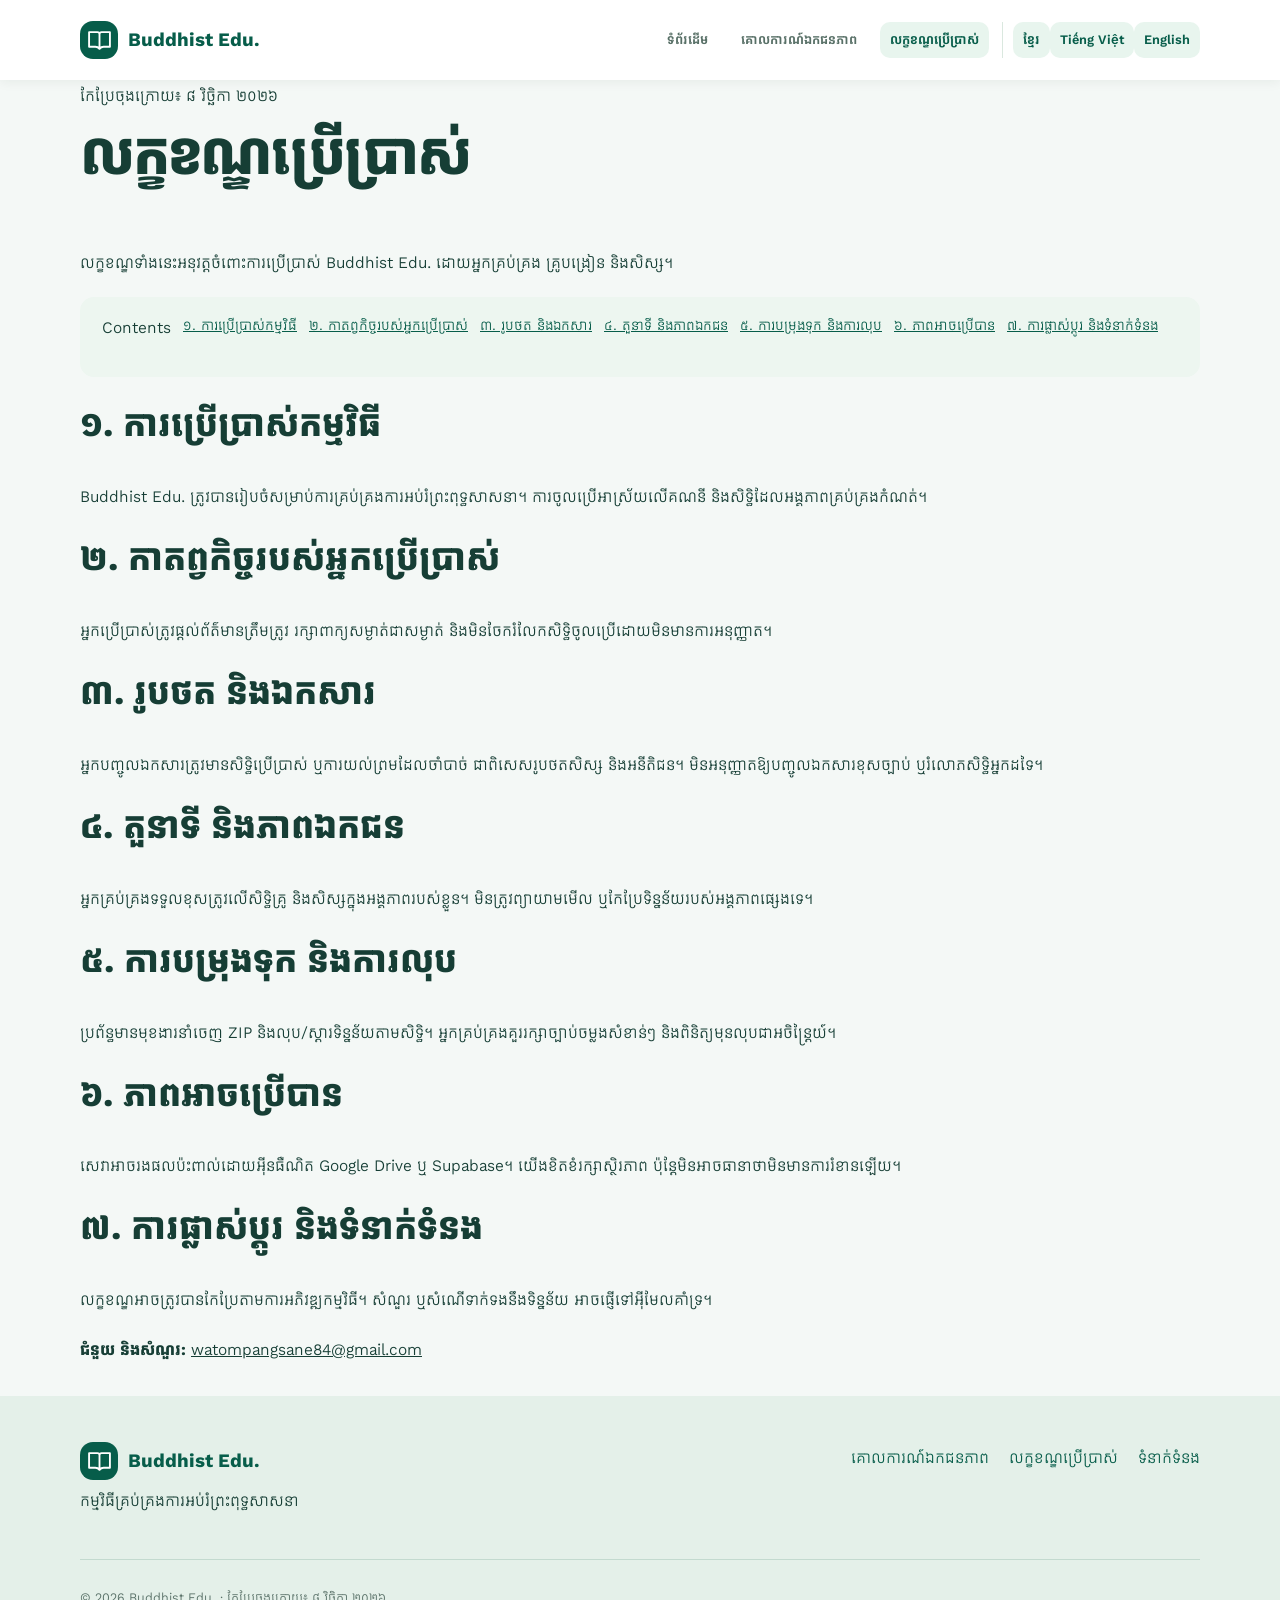
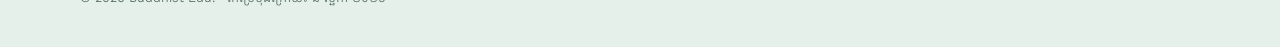
<file: buddhist-edu/terms.html>
<!doctype html>
<html lang="km">
<head>
  <meta charset="utf-8">
  <meta name="viewport" content="width=device-width, initial-scale=1">
  <meta name="description" content="លក្ខខណ្ឌទាំងនេះអនុវត្តចំពោះការប្រើប្រាស់ Buddhist Edu. ដោយអ្នកគ្រប់គ្រង គ្រូបង្រៀន និងសិស្ស។">
  <meta name="theme-color" content="#0d5648">
  <meta name="referrer" content="strict-origin-when-cross-origin">
  <title>លក្ខខណ្ឌប្រើប្រាស់ · Buddhist Edu.</title>
  <link rel="icon" type="image/svg+xml" href="assets/favicon.svg">
  <link rel="stylesheet" href="assets/style.css">
</head>
<body lang="km">
  <a class="skip" href="#main">Skip to content</a>
  <header class="top"><div class="wrap top-row">
    <a class="brand" href="index.html"><span class="mark"><svg xmlns="http://www.w3.org/2000/svg" viewBox="0 0 24 24" fill="none" stroke="currentColor" stroke-width="1.8" stroke-linejoin="round" stroke-linecap="round" aria-hidden="true"><path d="M2 4h8a2 2 0 0 1 2 2v14a5 5 0 0 0-4-2H2zM22 4h-8a2 2 0 0 0-2 2v14a5 5 0 0 1 4-2h6z"/></svg></span> Buddhist Edu.</a>
    <nav class="nav" aria-label="Main navigation"><a href="index.html" >ទំព័រដើម</a><a href="privacy.html" >គោលការណ៍ឯកជនភាព</a><a href="terms.html" class=active aria-current=page>លក្ខខណ្ឌប្រើប្រាស់</a><span class="lang" aria-label="Language"><a href="terms.html" lang="km" aria-current="true">ខ្មែរ</a><a href="vi/terms.html" lang="vi" aria-current="false">Tiếng Việt</a><a href="en/terms.html" lang="en" aria-current="false">English</a></span></nav>
  </div></header>
  <main id="main"><div class="wrap"><section class="legal-hero"><div class="date">កែប្រែចុងក្រោយ៖ ៨ វិច្ឆិកា ២០២៦</div><h1>លក្ខខណ្ឌប្រើប្រាស់</h1><p>លក្ខខណ្ឌទាំងនេះអនុវត្តចំពោះការប្រើប្រាស់ Buddhist Edu. ដោយអ្នកគ្រប់គ្រង គ្រូបង្រៀន និងសិស្ស។</p></section><div class="legal"><aside class="toc" aria-label="Sections"><p>Contents</p><a href="#section-1">១. ការប្រើប្រាស់កម្មវិធី</a><a href="#section-2">២. កាតព្វកិច្ចរបស់អ្នកប្រើប្រាស់</a><a href="#section-3">៣. រូបថត និងឯកសារ</a><a href="#section-4">៤. តួនាទី និងភាពឯកជន</a><a href="#section-5">៥. ការបម្រុងទុក និងការលុប</a><a href="#section-6">៦. ភាពអាចប្រើបាន</a><a href="#section-7">៧. ការផ្លាស់ប្តូរ និងទំនាក់ទំនង</a></aside><article class="legal-card"><section id="section-1"><h2>១. ការប្រើប្រាស់កម្មវិធី</h2><p>Buddhist Edu. ត្រូវបានរៀបចំសម្រាប់ការគ្រប់គ្រងការអប់រំព្រះពុទ្ធសាសនា។ ការចូលប្រើអាស្រ័យលើគណនី និងសិទ្ធិដែលអង្គភាពគ្រប់គ្រងកំណត់។</p></section><section id="section-2"><h2>២. កាតព្វកិច្ចរបស់អ្នកប្រើប្រាស់</h2><p>អ្នកប្រើប្រាស់ត្រូវផ្ដល់ព័ត៌មានត្រឹមត្រូវ រក្សាពាក្យសម្ងាត់ជាសម្ងាត់ និងមិនចែករំលែកសិទ្ធិចូលប្រើដោយមិនមានការអនុញ្ញាត។</p></section><section id="section-3"><h2>៣. រូបថត និងឯកសារ</h2><p>អ្នកបញ្ចូលឯកសារត្រូវមានសិទ្ធិប្រើប្រាស់ ឬការយល់ព្រមដែលចាំបាច់ ជាពិសេសរូបថតសិស្ស និងអនីតិជន។ មិនអនុញ្ញាតឱ្យបញ្ចូលឯកសារខុសច្បាប់ ឬរំលោភសិទ្ធិអ្នកដទៃ។</p></section><section id="section-4"><h2>៤. តួនាទី និងភាពឯកជន</h2><p>អ្នកគ្រប់គ្រងទទួលខុសត្រូវលើសិទ្ធិគ្រូ និងសិស្សក្នុងអង្គភាពរបស់ខ្លួន។ មិនត្រូវព្យាយាមមើល ឬកែប្រែទិន្នន័យរបស់អង្គភាពផ្សេងទេ។</p></section><section id="section-5"><h2>៥. ការបម្រុងទុក និងការលុប</h2><p>ប្រព័ន្ធមានមុខងារនាំចេញ ZIP និងលុប/ស្ដារទិន្នន័យតាមសិទ្ធិ។ អ្នកគ្រប់គ្រងគួររក្សាច្បាប់ចម្លងសំខាន់ៗ និងពិនិត្យមុនលុបជាអចិន្ត្រៃយ៍។</p></section><section id="section-6"><h2>៦. ភាពអាចប្រើបាន</h2><p>សេវាអាចរងផលប៉ះពាល់ដោយអ៊ីនធឺណិត Google Drive ឬ Supabase។ យើងខិតខំរក្សាស្ថិរភាព ប៉ុន្តែមិនអាចធានាថាមិនមានការរំខានឡើយ។</p></section><section id="section-7"><h2>៧. ការផ្លាស់ប្តូរ និងទំនាក់ទំនង</h2><p>លក្ខខណ្ឌអាចត្រូវបានកែប្រែតាមការអភិវឌ្ឍកម្មវិធី។ សំណួរ ឬសំណើទាក់ទងនឹងទិន្នន័យ អាចផ្ញើទៅអ៊ីមែលគាំទ្រ។</p></section><div class="legal-contact"><strong>ជំនួយ និងសំណួរ:</strong> <a href="mailto:watompangsane84@gmail.com">watompangsane84@gmail.com</a></div></article></div></div></main>
  <footer class="footer"><div class="wrap">
    <div class="footer-grid"><div><a class="brand" href="index.html"><span class="mark"><svg xmlns="http://www.w3.org/2000/svg" viewBox="0 0 24 24" fill="none" stroke="currentColor" stroke-width="1.8" stroke-linejoin="round" stroke-linecap="round" aria-hidden="true"><path d="M2 4h8a2 2 0 0 1 2 2v14a5 5 0 0 0-4-2H2zM22 4h-8a2 2 0 0 0-2 2v14a5 5 0 0 1 4-2h6z"/></svg></span>Buddhist Edu.</a><p>កម្មវិធីគ្រប់គ្រងការអប់រំព្រះពុទ្ធសាសនា</p></div>
    <nav aria-label="Footer links"><a href="privacy.html">គោលការណ៍ឯកជនភាព</a><a href="terms.html">លក្ខខណ្ឌប្រើប្រាស់</a><a href="mailto:watompangsane84@gmail.com">ទំនាក់ទំនង</a></nav></div>
    <p class="foot-lower">© 2026 Buddhist Edu. · កែប្រែចុងក្រោយ៖ ៨ វិច្ឆិកា ២០២៦</p>
  </div></footer>
</body></html>
</file>
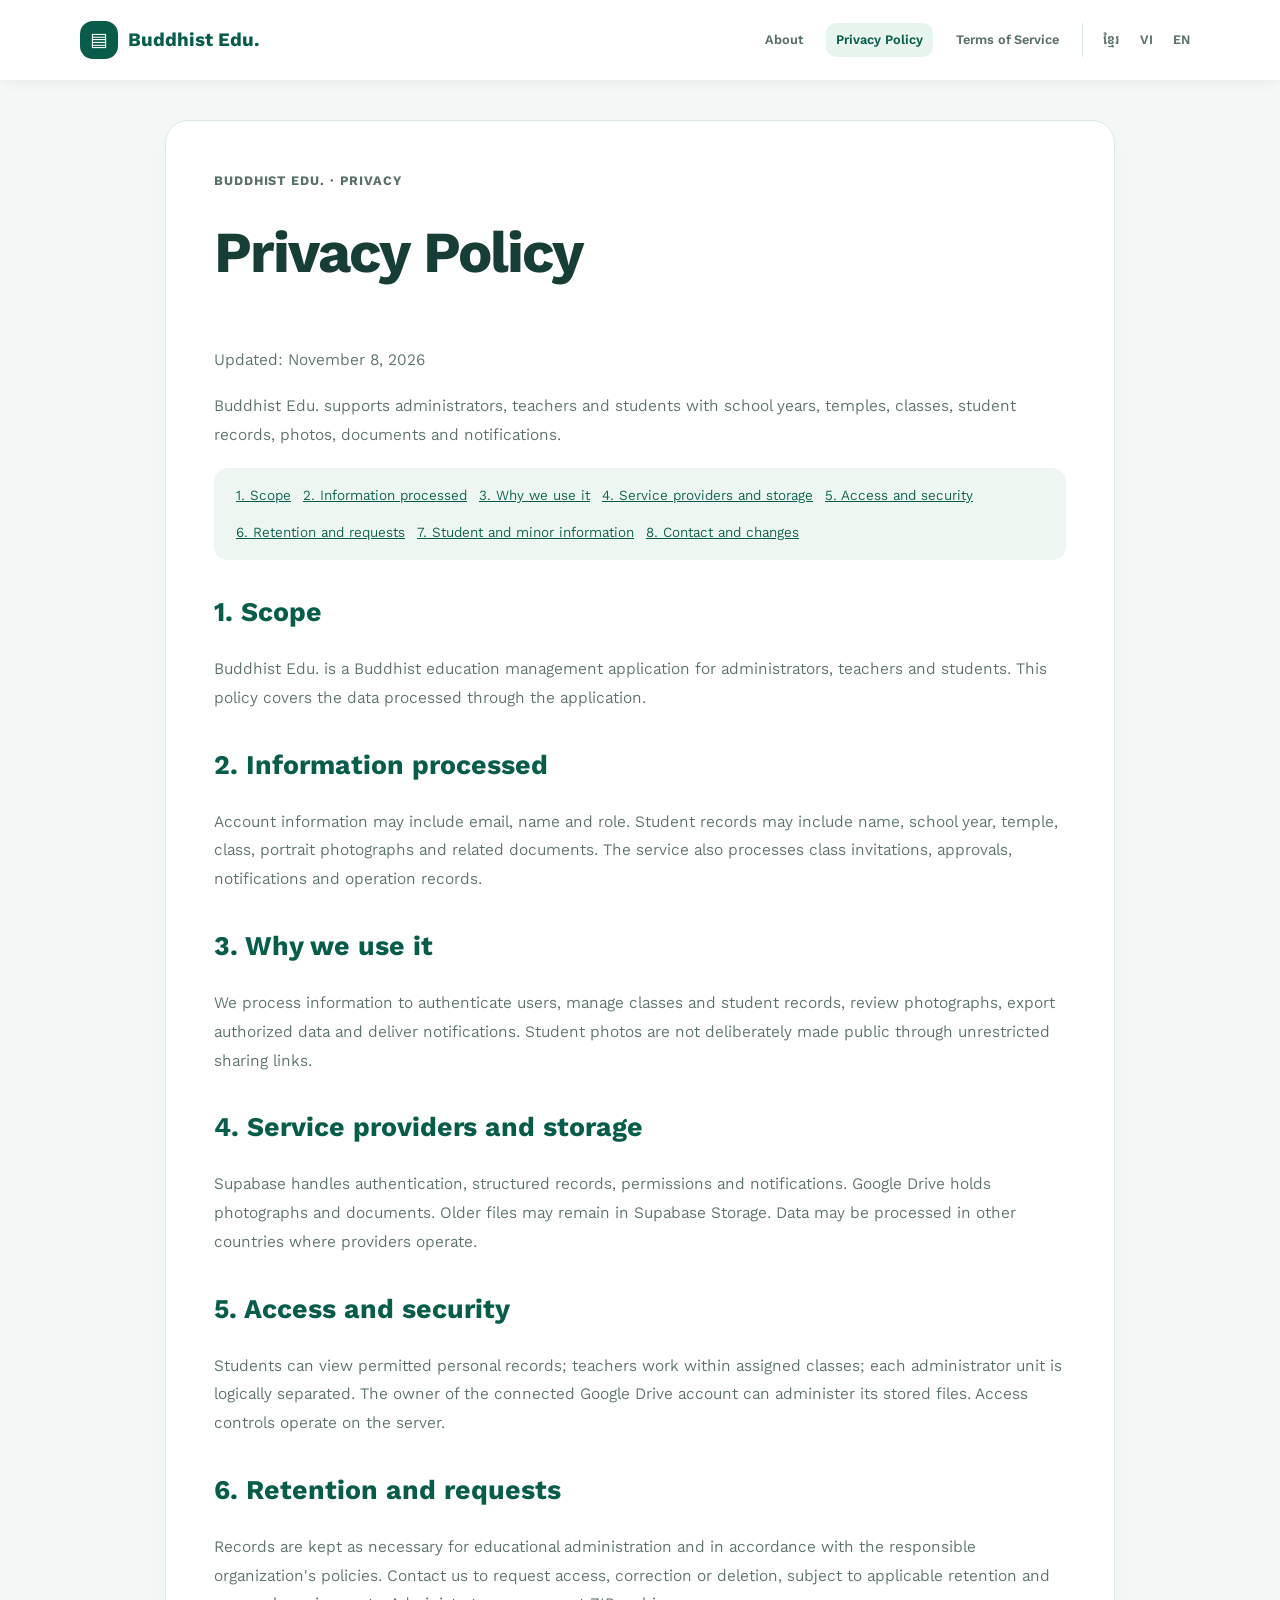
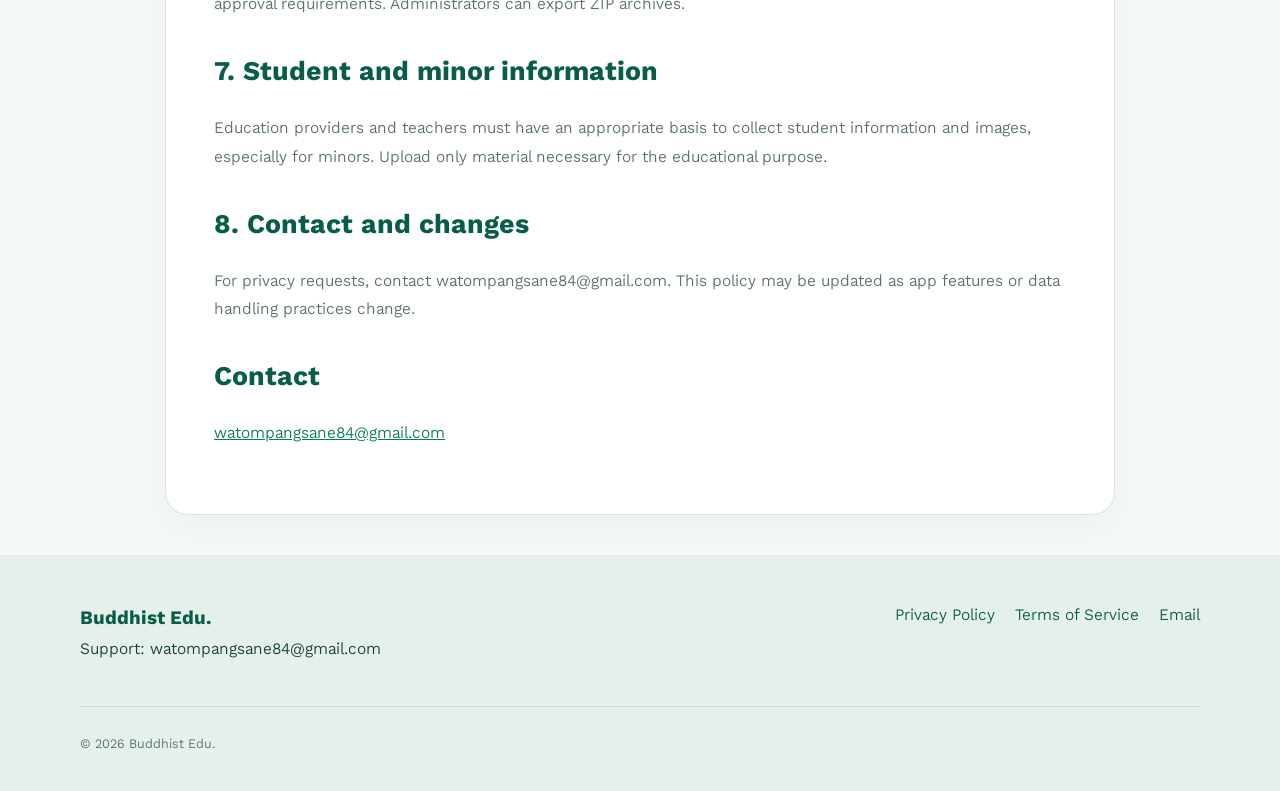
<file: buddhist-edu/en/privacy.html>
<!doctype html><html lang="en"><head><meta charset="utf-8"><meta name="viewport" content="width=device-width,initial-scale=1"><meta name="description" content="Buddhist Edu. — Privacy Policy"><meta name="theme-color" content="#075d4a"><title>Privacy Policy | Buddhist Edu.</title><link rel="icon" type="image/svg+xml" href="../assets/favicon.svg"><link rel="stylesheet" href="../assets/style.css"></head><body lang="en"><a class="skip" href="#main">Skip to content</a><header class="top"><div class="wrap top-row"><a class="brand" href="../en/index.html"><span class="mark">▤</span>Buddhist Edu.</a><nav class="nav" aria-label="Navigation"><a href="../en/index.html" >About</a><a href="../en/privacy.html" aria-current="page">Privacy Policy</a><a href="../en/terms.html" >Terms of Service</a><span class="lang"><a href="../privacy.html" lang="km">ខ្មែរ</a><a href="../vi/privacy.html" lang="vi">VI</a><a href="../en/privacy.html" lang="en">EN</a></span></nav></div></header><main id="main"><div class="wrap"><article class="paper"><p class="eyebrow">BUDDHIST EDU. · PRIVACY</p><h1>Privacy Policy</h1><p>Updated: November 8, 2026</p><p>Buddhist Edu. supports administrators, teachers and students with school years, temples, classes, student records, photos, documents and notifications.</p><nav class="toc" aria-label="Sections"><a href="#section-1">1. Scope</a><a href="#section-2">2. Information processed</a><a href="#section-3">3. Why we use it</a><a href="#section-4">4. Service providers and storage</a><a href="#section-5">5. Access and security</a><a href="#section-6">6. Retention and requests</a><a href="#section-7">7. Student and minor information</a><a href="#section-8">8. Contact and changes</a></nav><section id="section-1"><h2>1. Scope</h2><p>Buddhist Edu. is a Buddhist education management application for administrators, teachers and students. This policy covers the data processed through the application.</p></section><section id="section-2"><h2>2. Information processed</h2><p>Account information may include email, name and role. Student records may include name, school year, temple, class, portrait photographs and related documents. The service also processes class invitations, approvals, notifications and operation records.</p></section><section id="section-3"><h2>3. Why we use it</h2><p>We process information to authenticate users, manage classes and student records, review photographs, export authorized data and deliver notifications. Student photos are not deliberately made public through unrestricted sharing links.</p></section><section id="section-4"><h2>4. Service providers and storage</h2><p>Supabase handles authentication, structured records, permissions and notifications. Google Drive holds photographs and documents. Older files may remain in Supabase Storage. Data may be processed in other countries where providers operate.</p></section><section id="section-5"><h2>5. Access and security</h2><p>Students can view permitted personal records; teachers work within assigned classes; each administrator unit is logically separated. The owner of the connected Google Drive account can administer its stored files. Access controls operate on the server.</p></section><section id="section-6"><h2>6. Retention and requests</h2><p>Records are kept as necessary for educational administration and in accordance with the responsible organization's policies. Contact us to request access, correction or deletion, subject to applicable retention and approval requirements. Administrators can export ZIP archives.</p></section><section id="section-7"><h2>7. Student and minor information</h2><p>Education providers and teachers must have an appropriate basis to collect student information and images, especially for minors. Upload only material necessary for the educational purpose.</p></section><section id="section-8"><h2>8. Contact and changes</h2><p>For privacy requests, contact watompangsane84@gmail.com. This policy may be updated as app features or data handling practices change.</p></section><section><h2>Contact</h2><p><a href="mailto:watompangsane84@gmail.com">watompangsane84@gmail.com</a></p></section></article></div></main><footer class="footer"><div class="wrap"><div class="footer-grid"><div><a class="brand" href="../en/index.html">Buddhist Edu.</a><p>Support: watompangsane84@gmail.com</p></div><nav><a href="../en/privacy.html">Privacy Policy</a><a href="../en/terms.html">Terms of Service</a><a href="mailto:watompangsane84@gmail.com">Email</a></nav></div><p class="foot-lower">© 2026 Buddhist Edu.</p></div></footer></body></html>
</file>
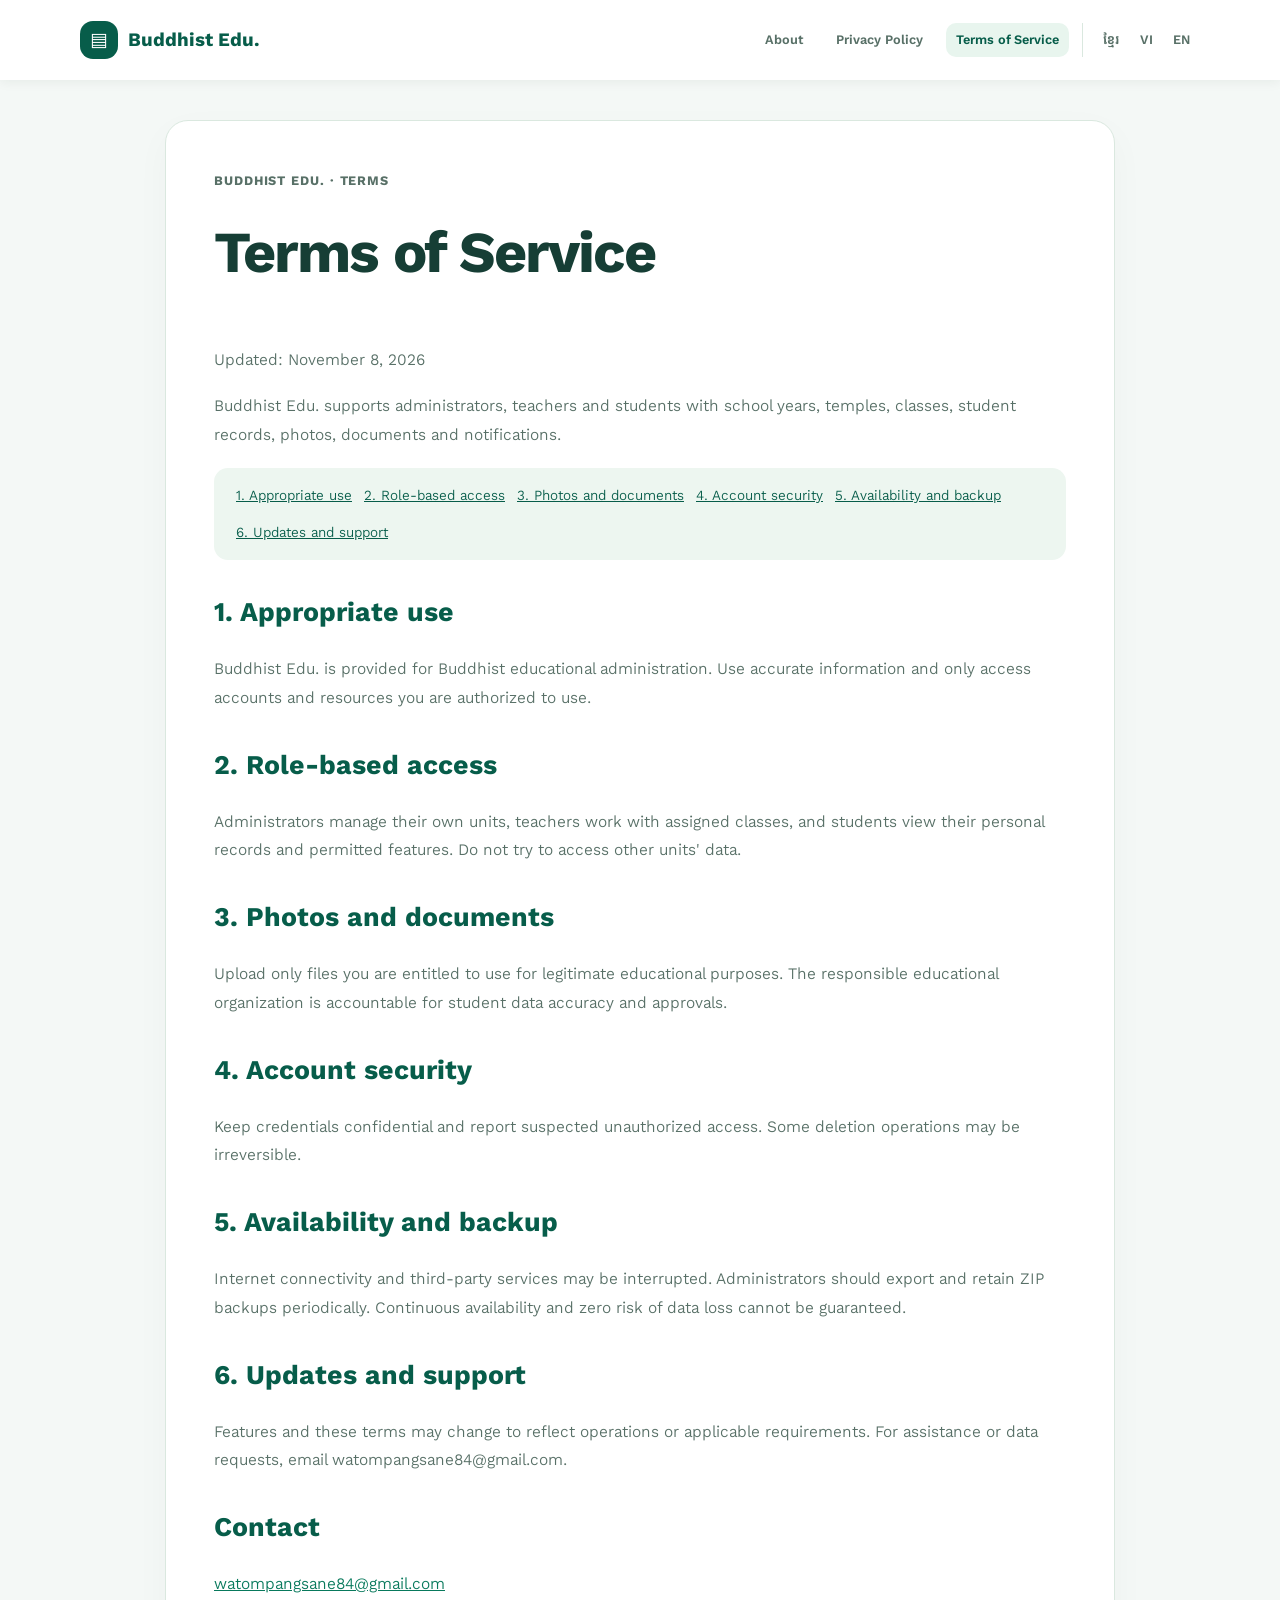
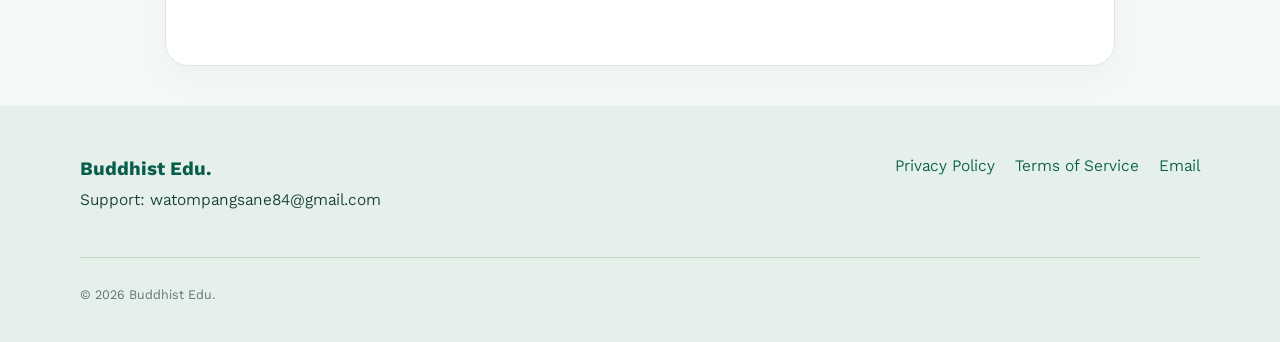
<file: buddhist-edu/en/terms.html>
<!doctype html><html lang="en"><head><meta charset="utf-8"><meta name="viewport" content="width=device-width,initial-scale=1"><meta name="description" content="Buddhist Edu. — Terms of Service"><meta name="theme-color" content="#075d4a"><title>Terms of Service | Buddhist Edu.</title><link rel="icon" type="image/svg+xml" href="../assets/favicon.svg"><link rel="stylesheet" href="../assets/style.css"></head><body lang="en"><a class="skip" href="#main">Skip to content</a><header class="top"><div class="wrap top-row"><a class="brand" href="../en/index.html"><span class="mark">▤</span>Buddhist Edu.</a><nav class="nav" aria-label="Navigation"><a href="../en/index.html" >About</a><a href="../en/privacy.html" >Privacy Policy</a><a href="../en/terms.html" aria-current="page">Terms of Service</a><span class="lang"><a href="../terms.html" lang="km">ខ្មែរ</a><a href="../vi/terms.html" lang="vi">VI</a><a href="../en/terms.html" lang="en">EN</a></span></nav></div></header><main id="main"><div class="wrap"><article class="paper"><p class="eyebrow">BUDDHIST EDU. · TERMS</p><h1>Terms of Service</h1><p>Updated: November 8, 2026</p><p>Buddhist Edu. supports administrators, teachers and students with school years, temples, classes, student records, photos, documents and notifications.</p><nav class="toc" aria-label="Sections"><a href="#section-1">1. Appropriate use</a><a href="#section-2">2. Role-based access</a><a href="#section-3">3. Photos and documents</a><a href="#section-4">4. Account security</a><a href="#section-5">5. Availability and backup</a><a href="#section-6">6. Updates and support</a></nav><section id="section-1"><h2>1. Appropriate use</h2><p>Buddhist Edu. is provided for Buddhist educational administration. Use accurate information and only access accounts and resources you are authorized to use.</p></section><section id="section-2"><h2>2. Role-based access</h2><p>Administrators manage their own units, teachers work with assigned classes, and students view their personal records and permitted features. Do not try to access other units' data.</p></section><section id="section-3"><h2>3. Photos and documents</h2><p>Upload only files you are entitled to use for legitimate educational purposes. The responsible educational organization is accountable for student data accuracy and approvals.</p></section><section id="section-4"><h2>4. Account security</h2><p>Keep credentials confidential and report suspected unauthorized access. Some deletion operations may be irreversible.</p></section><section id="section-5"><h2>5. Availability and backup</h2><p>Internet connectivity and third-party services may be interrupted. Administrators should export and retain ZIP backups periodically. Continuous availability and zero risk of data loss cannot be guaranteed.</p></section><section id="section-6"><h2>6. Updates and support</h2><p>Features and these terms may change to reflect operations or applicable requirements. For assistance or data requests, email watompangsane84@gmail.com.</p></section><section><h2>Contact</h2><p><a href="mailto:watompangsane84@gmail.com">watompangsane84@gmail.com</a></p></section></article></div></main><footer class="footer"><div class="wrap"><div class="footer-grid"><div><a class="brand" href="../en/index.html">Buddhist Edu.</a><p>Support: watompangsane84@gmail.com</p></div><nav><a href="../en/privacy.html">Privacy Policy</a><a href="../en/terms.html">Terms of Service</a><a href="mailto:watompangsane84@gmail.com">Email</a></nav></div><p class="foot-lower">© 2026 Buddhist Edu.</p></div></footer></body></html>
</file>
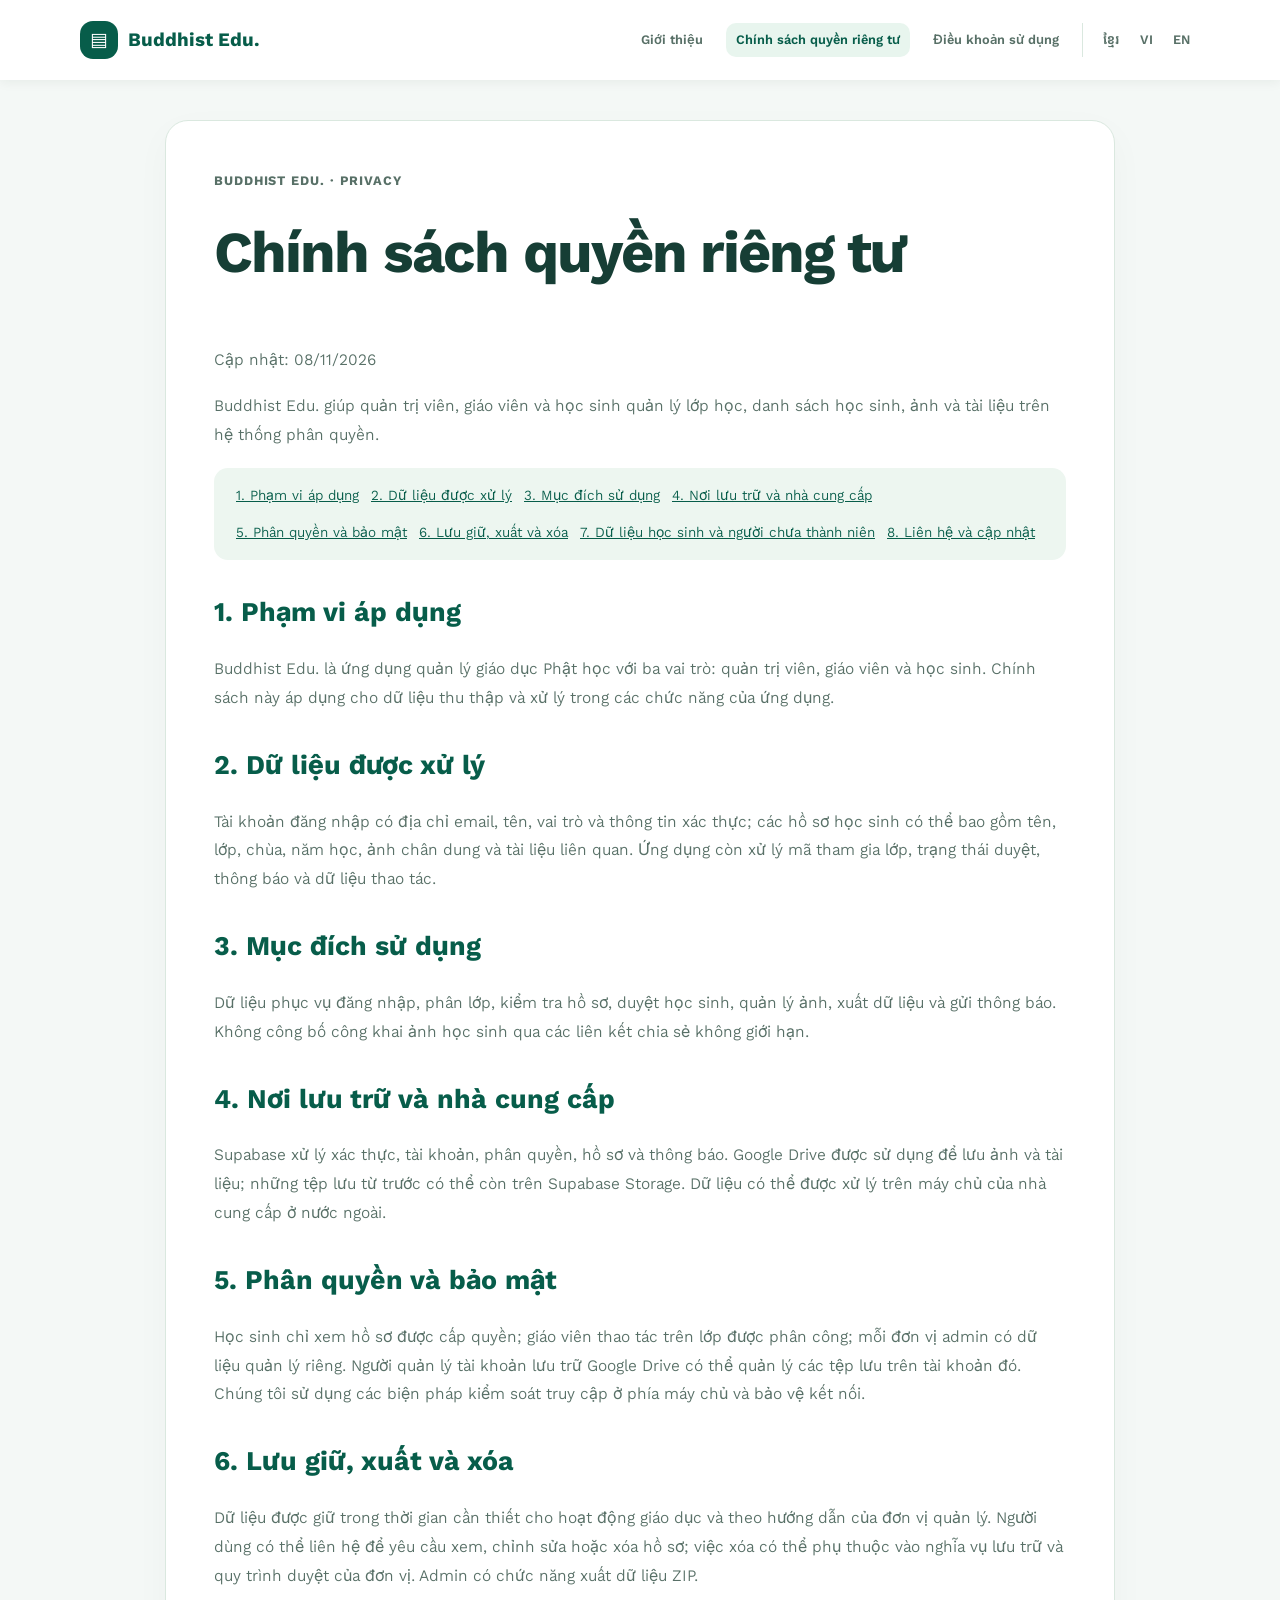
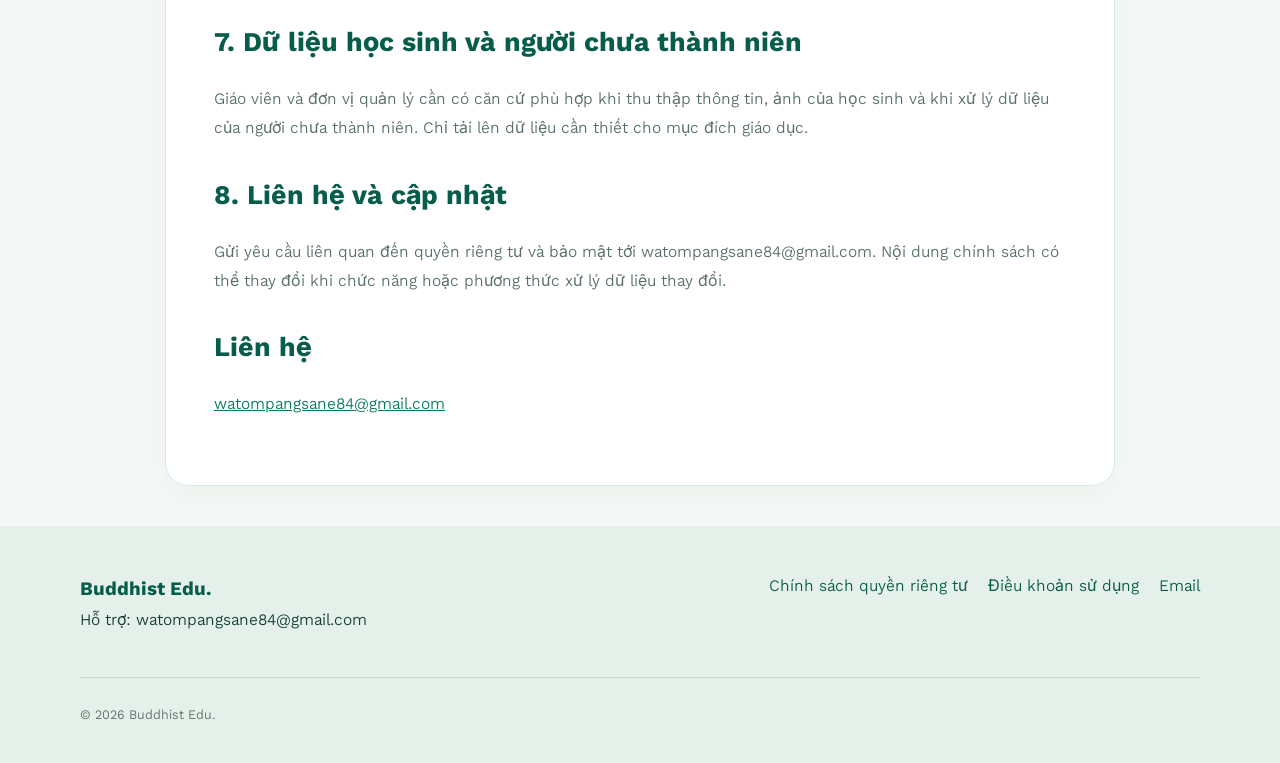
<file: buddhist-edu/vi/privacy.html>
<!doctype html><html lang="vi"><head><meta charset="utf-8"><meta name="viewport" content="width=device-width,initial-scale=1"><meta name="description" content="Buddhist Edu. — Chính sách quyền riêng tư"><meta name="theme-color" content="#075d4a"><title>Chính sách quyền riêng tư | Buddhist Edu.</title><link rel="icon" type="image/svg+xml" href="../assets/favicon.svg"><link rel="stylesheet" href="../assets/style.css"></head><body lang="vi"><a class="skip" href="#main">Skip to content</a><header class="top"><div class="wrap top-row"><a class="brand" href="../vi/index.html"><span class="mark">▤</span>Buddhist Edu.</a><nav class="nav" aria-label="Navigation"><a href="../vi/index.html" >Giới thiệu</a><a href="../vi/privacy.html" aria-current="page">Chính sách quyền riêng tư</a><a href="../vi/terms.html" >Điều khoản sử dụng</a><span class="lang"><a href="../privacy.html" lang="km">ខ្មែរ</a><a href="../vi/privacy.html" lang="vi">VI</a><a href="../en/privacy.html" lang="en">EN</a></span></nav></div></header><main id="main"><div class="wrap"><article class="paper"><p class="eyebrow">BUDDHIST EDU. · PRIVACY</p><h1>Chính sách quyền riêng tư</h1><p>Cập nhật: 08/11/2026</p><p>Buddhist Edu. giúp quản trị viên, giáo viên và học sinh quản lý lớp học, danh sách học sinh, ảnh và tài liệu trên hệ thống phân quyền.</p><nav class="toc" aria-label="Sections"><a href="#section-1">1. Phạm vi áp dụng</a><a href="#section-2">2. Dữ liệu được xử lý</a><a href="#section-3">3. Mục đích sử dụng</a><a href="#section-4">4. Nơi lưu trữ và nhà cung cấp</a><a href="#section-5">5. Phân quyền và bảo mật</a><a href="#section-6">6. Lưu giữ, xuất và xóa</a><a href="#section-7">7. Dữ liệu học sinh và người chưa thành niên</a><a href="#section-8">8. Liên hệ và cập nhật</a></nav><section id="section-1"><h2>1. Phạm vi áp dụng</h2><p>Buddhist Edu. là ứng dụng quản lý giáo dục Phật học với ba vai trò: quản trị viên, giáo viên và học sinh. Chính sách này áp dụng cho dữ liệu thu thập và xử lý trong các chức năng của ứng dụng.</p></section><section id="section-2"><h2>2. Dữ liệu được xử lý</h2><p>Tài khoản đăng nhập có địa chỉ email, tên, vai trò và thông tin xác thực; các hồ sơ học sinh có thể bao gồm tên, lớp, chùa, năm học, ảnh chân dung và tài liệu liên quan. Ứng dụng còn xử lý mã tham gia lớp, trạng thái duyệt, thông báo và dữ liệu thao tác.</p></section><section id="section-3"><h2>3. Mục đích sử dụng</h2><p>Dữ liệu phục vụ đăng nhập, phân lớp, kiểm tra hồ sơ, duyệt học sinh, quản lý ảnh, xuất dữ liệu và gửi thông báo. Không công bố công khai ảnh học sinh qua các liên kết chia sẻ không giới hạn.</p></section><section id="section-4"><h2>4. Nơi lưu trữ và nhà cung cấp</h2><p>Supabase xử lý xác thực, tài khoản, phân quyền, hồ sơ và thông báo. Google Drive được sử dụng để lưu ảnh và tài liệu; những tệp lưu từ trước có thể còn trên Supabase Storage. Dữ liệu có thể được xử lý trên máy chủ của nhà cung cấp ở nước ngoài.</p></section><section id="section-5"><h2>5. Phân quyền và bảo mật</h2><p>Học sinh chỉ xem hồ sơ được cấp quyền; giáo viên thao tác trên lớp được phân công; mỗi đơn vị admin có dữ liệu quản lý riêng. Người quản lý tài khoản lưu trữ Google Drive có thể quản lý các tệp lưu trên tài khoản đó. Chúng tôi sử dụng các biện pháp kiểm soát truy cập ở phía máy chủ và bảo vệ kết nối.</p></section><section id="section-6"><h2>6. Lưu giữ, xuất và xóa</h2><p>Dữ liệu được giữ trong thời gian cần thiết cho hoạt động giáo dục và theo hướng dẫn của đơn vị quản lý. Người dùng có thể liên hệ để yêu cầu xem, chỉnh sửa hoặc xóa hồ sơ; việc xóa có thể phụ thuộc vào nghĩa vụ lưu trữ và quy trình duyệt của đơn vị. Admin có chức năng xuất dữ liệu ZIP.</p></section><section id="section-7"><h2>7. Dữ liệu học sinh và người chưa thành niên</h2><p>Giáo viên và đơn vị quản lý cần có căn cứ phù hợp khi thu thập thông tin, ảnh của học sinh và khi xử lý dữ liệu của người chưa thành niên. Chỉ tải lên dữ liệu cần thiết cho mục đích giáo dục.</p></section><section id="section-8"><h2>8. Liên hệ và cập nhật</h2><p>Gửi yêu cầu liên quan đến quyền riêng tư và bảo mật tới watompangsane84@gmail.com. Nội dung chính sách có thể thay đổi khi chức năng hoặc phương thức xử lý dữ liệu thay đổi.</p></section><section><h2>Liên hệ</h2><p><a href="mailto:watompangsane84@gmail.com">watompangsane84@gmail.com</a></p></section></article></div></main><footer class="footer"><div class="wrap"><div class="footer-grid"><div><a class="brand" href="../vi/index.html">Buddhist Edu.</a><p>Hỗ trợ: watompangsane84@gmail.com</p></div><nav><a href="../vi/privacy.html">Chính sách quyền riêng tư</a><a href="../vi/terms.html">Điều khoản sử dụng</a><a href="mailto:watompangsane84@gmail.com">Email</a></nav></div><p class="foot-lower">© 2026 Buddhist Edu.</p></div></footer></body></html>
</file>
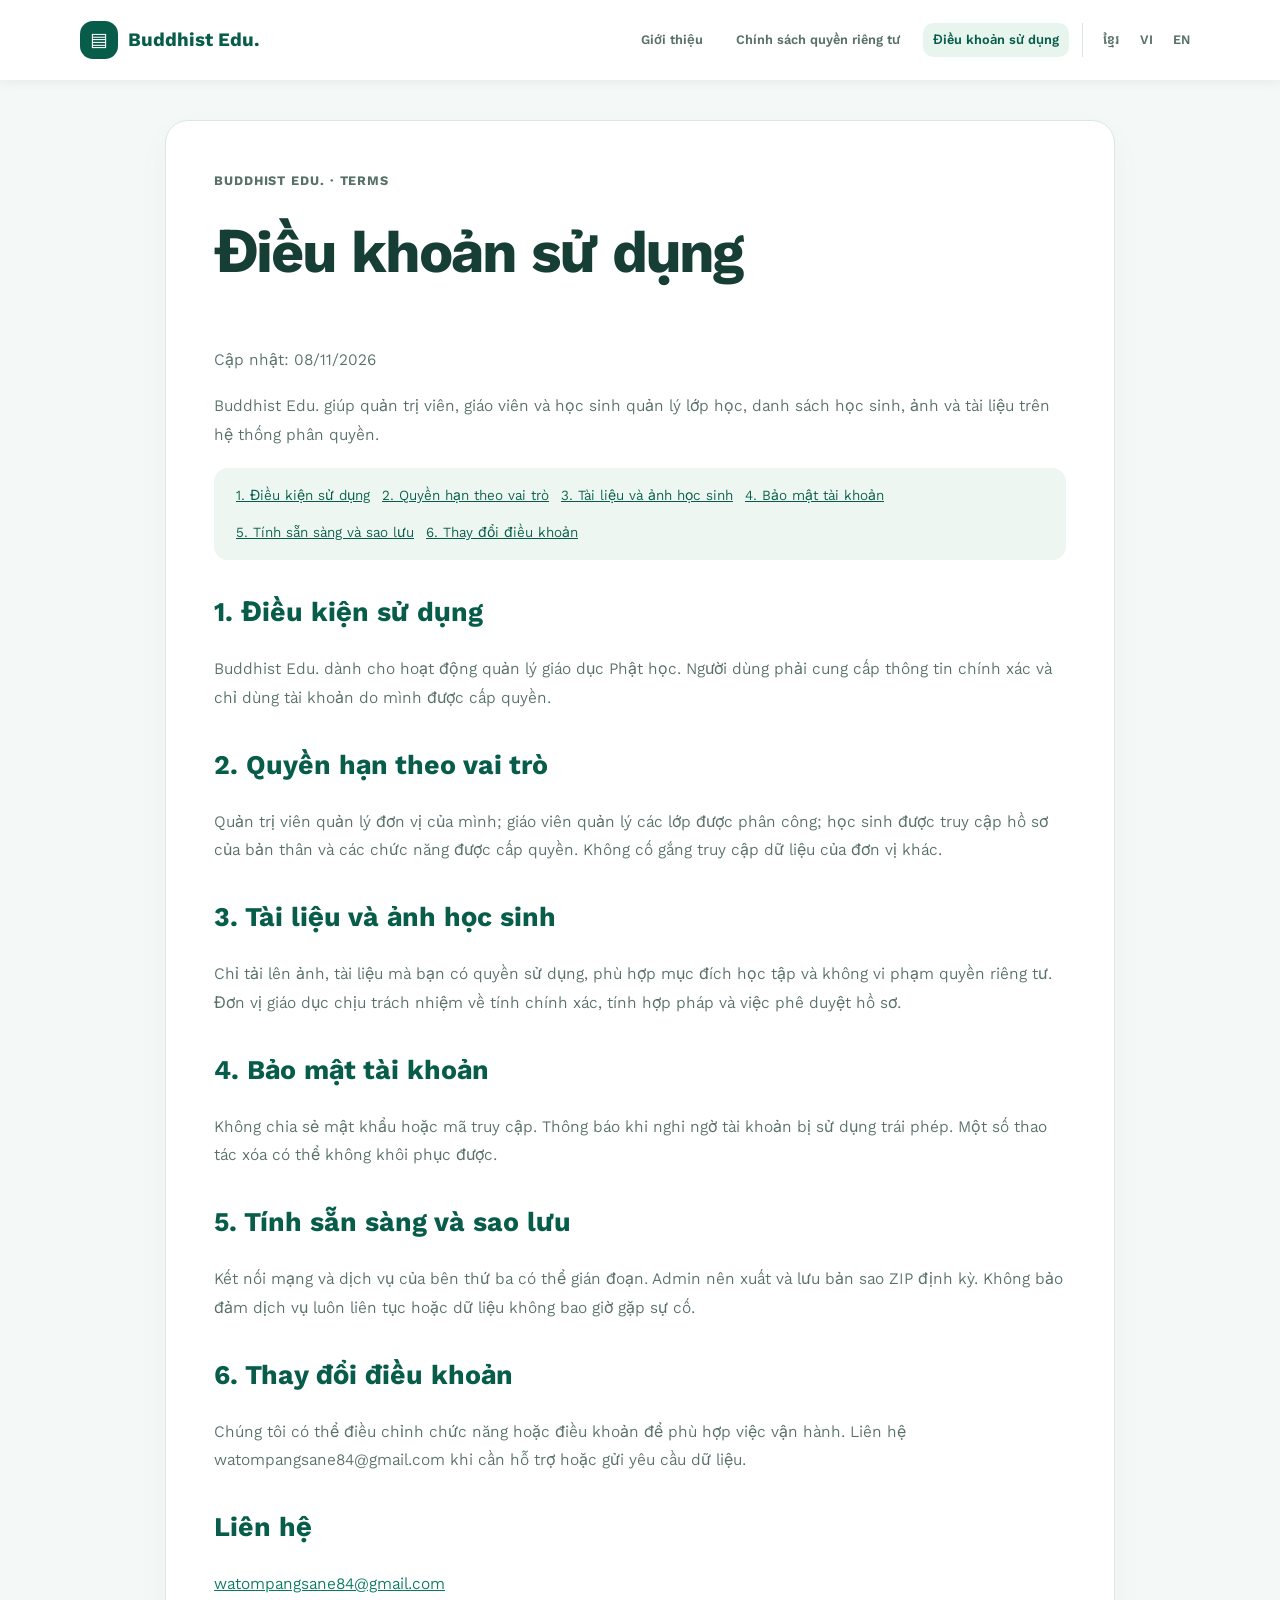
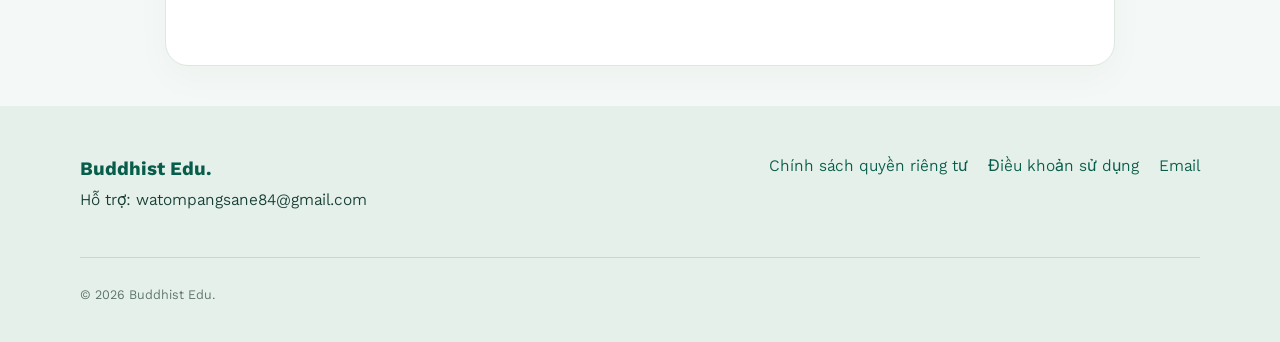
<file: buddhist-edu/vi/terms.html>
<!doctype html><html lang="vi"><head><meta charset="utf-8"><meta name="viewport" content="width=device-width,initial-scale=1"><meta name="description" content="Buddhist Edu. — Điều khoản sử dụng"><meta name="theme-color" content="#075d4a"><title>Điều khoản sử dụng | Buddhist Edu.</title><link rel="icon" type="image/svg+xml" href="../assets/favicon.svg"><link rel="stylesheet" href="../assets/style.css"></head><body lang="vi"><a class="skip" href="#main">Skip to content</a><header class="top"><div class="wrap top-row"><a class="brand" href="../vi/index.html"><span class="mark">▤</span>Buddhist Edu.</a><nav class="nav" aria-label="Navigation"><a href="../vi/index.html" >Giới thiệu</a><a href="../vi/privacy.html" >Chính sách quyền riêng tư</a><a href="../vi/terms.html" aria-current="page">Điều khoản sử dụng</a><span class="lang"><a href="../terms.html" lang="km">ខ្មែរ</a><a href="../vi/terms.html" lang="vi">VI</a><a href="../en/terms.html" lang="en">EN</a></span></nav></div></header><main id="main"><div class="wrap"><article class="paper"><p class="eyebrow">BUDDHIST EDU. · TERMS</p><h1>Điều khoản sử dụng</h1><p>Cập nhật: 08/11/2026</p><p>Buddhist Edu. giúp quản trị viên, giáo viên và học sinh quản lý lớp học, danh sách học sinh, ảnh và tài liệu trên hệ thống phân quyền.</p><nav class="toc" aria-label="Sections"><a href="#section-1">1. Điều kiện sử dụng</a><a href="#section-2">2. Quyền hạn theo vai trò</a><a href="#section-3">3. Tài liệu và ảnh học sinh</a><a href="#section-4">4. Bảo mật tài khoản</a><a href="#section-5">5. Tính sẵn sàng và sao lưu</a><a href="#section-6">6. Thay đổi điều khoản</a></nav><section id="section-1"><h2>1. Điều kiện sử dụng</h2><p>Buddhist Edu. dành cho hoạt động quản lý giáo dục Phật học. Người dùng phải cung cấp thông tin chính xác và chỉ dùng tài khoản do mình được cấp quyền.</p></section><section id="section-2"><h2>2. Quyền hạn theo vai trò</h2><p>Quản trị viên quản lý đơn vị của mình; giáo viên quản lý các lớp được phân công; học sinh được truy cập hồ sơ của bản thân và các chức năng được cấp quyền. Không cố gắng truy cập dữ liệu của đơn vị khác.</p></section><section id="section-3"><h2>3. Tài liệu và ảnh học sinh</h2><p>Chỉ tải lên ảnh, tài liệu mà bạn có quyền sử dụng, phù hợp mục đích học tập và không vi phạm quyền riêng tư. Đơn vị giáo dục chịu trách nhiệm về tính chính xác, tính hợp pháp và việc phê duyệt hồ sơ.</p></section><section id="section-4"><h2>4. Bảo mật tài khoản</h2><p>Không chia sẻ mật khẩu hoặc mã truy cập. Thông báo khi nghi ngờ tài khoản bị sử dụng trái phép. Một số thao tác xóa có thể không khôi phục được.</p></section><section id="section-5"><h2>5. Tính sẵn sàng và sao lưu</h2><p>Kết nối mạng và dịch vụ của bên thứ ba có thể gián đoạn. Admin nên xuất và lưu bản sao ZIP định kỳ. Không bảo đảm dịch vụ luôn liên tục hoặc dữ liệu không bao giờ gặp sự cố.</p></section><section id="section-6"><h2>6. Thay đổi điều khoản</h2><p>Chúng tôi có thể điều chỉnh chức năng hoặc điều khoản để phù hợp việc vận hành. Liên hệ watompangsane84@gmail.com khi cần hỗ trợ hoặc gửi yêu cầu dữ liệu.</p></section><section><h2>Liên hệ</h2><p><a href="mailto:watompangsane84@gmail.com">watompangsane84@gmail.com</a></p></section></article></div></main><footer class="footer"><div class="wrap"><div class="footer-grid"><div><a class="brand" href="../vi/index.html">Buddhist Edu.</a><p>Hỗ trợ: watompangsane84@gmail.com</p></div><nav><a href="../vi/privacy.html">Chính sách quyền riêng tư</a><a href="../vi/terms.html">Điều khoản sử dụng</a><a href="mailto:watompangsane84@gmail.com">Email</a></nav></div><p class="foot-lower">© 2026 Buddhist Edu.</p></div></footer></body></html>
</file>
<file: buddhist-edu/assets/style.css>
@import url('https://fonts.googleapis.com/css2?family=Kantumruy+Pro:wght@400;500;600;700;800&family=Inter:wght@400;500;600;700;800&display=swap');
:root{font-family:"Kantumruy Pro",Inter,system-ui,sans-serif;color-scheme:light;--bg:#f4f8f6;--fg:#163e35;--soft:#587067;--green:#075d4a;--line:#dae8df;--white:#fff;--link:#08795c}*{box-sizing:border-box}body{margin:0;background:var(--bg);color:var(--fg);font-size:16px;line-height:1.8}body[lang=km]{line-height:2}a{color:inherit}button,a{ -webkit-tap-highlight-color:transparent}a:focus-visible{outline:3px solid #edbb69;outline-offset:3px}h1,h2,h3,p{margin-top:0}h1,h2,h3{line-height:1.5}h1{font-size:clamp(36px,5vw,58px);font-weight:800;letter-spacing:-.035em}h2{font-size:clamp(25px,3vw,36px);font-weight:800}h3{font-size:20px;margin-bottom:8px}p{margin-bottom:18px}.wrap{width:min(1120px,calc(100% - 40px));margin:auto}.skip{position:absolute;left:-1000px;top:0;background:white;padding:10px;z-index:30}.skip:focus{left:15px}.top{background:#fff;box-shadow:0 1px 12px #092c1612;position:sticky;top:0;z-index:10}.top-row{display:flex;align-items:center;gap:20px;justify-content:space-between;min-height:80px}.brand{display:inline-flex;gap:10px;align-items:center;font-size:19px;font-weight:800;color:var(--green);text-decoration:none;white-space:nowrap}.mark{display:grid;place-items:center;background:var(--green);color:white;border-radius:13px;width:38px;height:38px}.mark svg{width:25px}.nav{display:flex;gap:13px;align-items:center;flex-wrap:wrap;justify-content:flex-end}.nav>a,.lang>a{border-radius:10px;padding:5px 10px;text-decoration:none;color:var(--soft);font-weight:600;font-size:13px}.nav a:hover,.nav a[aria-current]{color:var(--green);background:#e8f5ee}.lang{display:flex;border-left:1px solid var(--line);padding-left:10px;flex-wrap:wrap}.hero{padding:80px 0;background:linear-gradient(125deg,#e2f5ea,#fff 56%,#f0f6e9)}.hero-wrap{display:grid;grid-template-columns:3fr 1.6fr;align-items:center;gap:35px}.hero-content>p{font-size:18px;color:var(--soft);max-width:690px}.eyebrow,.kicker{color:var(--link);font-weight:800;letter-spacing:.07em}.cta{display:flex;flex-wrap:wrap;gap:12px}.btn{padding:12px 22px;border-radius:12px;text-decoration:none;font-weight:700;display:inline-block}.btn-primary{background:var(--green);color:white}.btn-secondary{border:1px solid #98baab}.hero-art{display:grid;place-items:center}.orb{display:grid;place-items:center;width:min(300px,80vw);height:min(300px,80vw);border-radius:42%;background:linear-gradient(135deg,#0f8567,#053f37);box-shadow:0 40px 90px #1245373c;color:#f6dfa7}.orb svg{width:65%}.section{padding:70px 0}.section-head{text-align:center;max-width:730px;margin:0 auto 34px}.section-head>p{color:var(--soft)}.feature-grid{display:grid;grid-template-columns:repeat(3,1fr);gap:18px}.feature,.role,.paper,.contact-panel{background:var(--white);border:1px solid var(--line);border-radius:23px;padding:26px;box-shadow:0 12px 36px #083f2308}.feature-icon{width:46px;height:46px;background:#e5f5ec;border-radius:13px;color:var(--green);display:grid;place-items:center;margin-bottom:16px}.feature-icon svg{width:26px}.feature p,.role p{color:var(--soft)}.roles{display:grid;grid-template-columns:repeat(3,1fr);gap:18px}.role-num{font-size:26px;font-weight:800;color:#ae8b49}.privacy-band{background:#084c3f;color:#f9fff9;border-radius:26px;padding:36px;display:flex;gap:20px}.privacy-band>svg{width:50px;flex:none}.privacy-band .note{background:#ffffff18;padding:14px 18px;border-radius:12px}.contact-panel{display:flex;justify-content:space-between;align-items:center;gap:25px}.contact-panel p{color:var(--soft)}.contact-link{background:#e8f6ef;color:var(--green);border-radius:12px;padding:12px 20px;text-decoration:none;font-weight:700;white-space:nowrap}.footer{background:#e4f0e9;padding:46px 0 18px;margin-top:30px}.footer-grid{display:flex;justify-content:space-between;flex-wrap:wrap;gap:24px}.footer nav{display:flex;gap:20px;flex-wrap:wrap}.footer nav a{color:var(--green);text-decoration:none}.foot-lower{font-size:13px;color:var(--soft);padding-top:25px;border-top:1px solid #c3dacf;margin-top:24px}.paper{max-width:950px;margin:40px auto;padding:clamp(22px,4vw,48px)}.paper h2{font-size:27px;margin-top:32px;color:var(--green)}.paper h3{font-size:20px}.paper p,.paper li{color:var(--soft)}.paper a{color:var(--link)}.paper ul{padding-inline-start:24px}.toc{padding:15px 22px;background:#edf6f0;border-radius:14px;display:flex;flex-wrap:wrap;gap:12px;margin-bottom:20px}.toc a{color:var(--green);font-size:14px}.paper section{scroll-margin-top:100px}.paper .eyebrow{font-size:13px}@media(max-width:850px){.top-row{align-items:flex-start;flex-direction:column;padding:16px 0}.nav{justify-content:flex-start}.hero-wrap{grid-template-columns:1fr}.hero-art{display:none}.feature-grid,.roles{grid-template-columns:repeat(2,1fr)}}@media(max-width:580px){.wrap{width:min(100% - 28px,1120px)}.nav{gap:4px}.nav>a,.lang>a{padding:3px 7px;font-size:11px}.lang{border:none;padding:0}.hero{padding:45px 0}.feature-grid,.roles{grid-template-columns:1fr}.section{padding:40px 0}.privacy-band{padding:23px;display:block}.privacy-band>svg{width:38px}.contact-panel{display:block}.contact-link{margin-top:16px;display:inline-block}.paper{margin:18px auto}.footer-grid{display:block}}@media(prefers-color-scheme:dark){:root{color-scheme:dark;--bg:#0c1e19;--fg:#e7f6ed;--soft:#b9d0c4;--green:#6cceac;--line:#335748;--white:#173126;--link:#8ee4bb}.top{background:#142e23}.hero{background:linear-gradient(120deg,#153d31,#0c1e19)}.nav a:hover,.nav a[aria-current],.feature-icon,.contact-link{background:#295a44}.footer{background:#172b23}.toc{background:#234a38}.orb{color:#f6dfa7}.privacy-band{background:#12543f}.mark{background:#0d7a59;color:white}}
</file>
